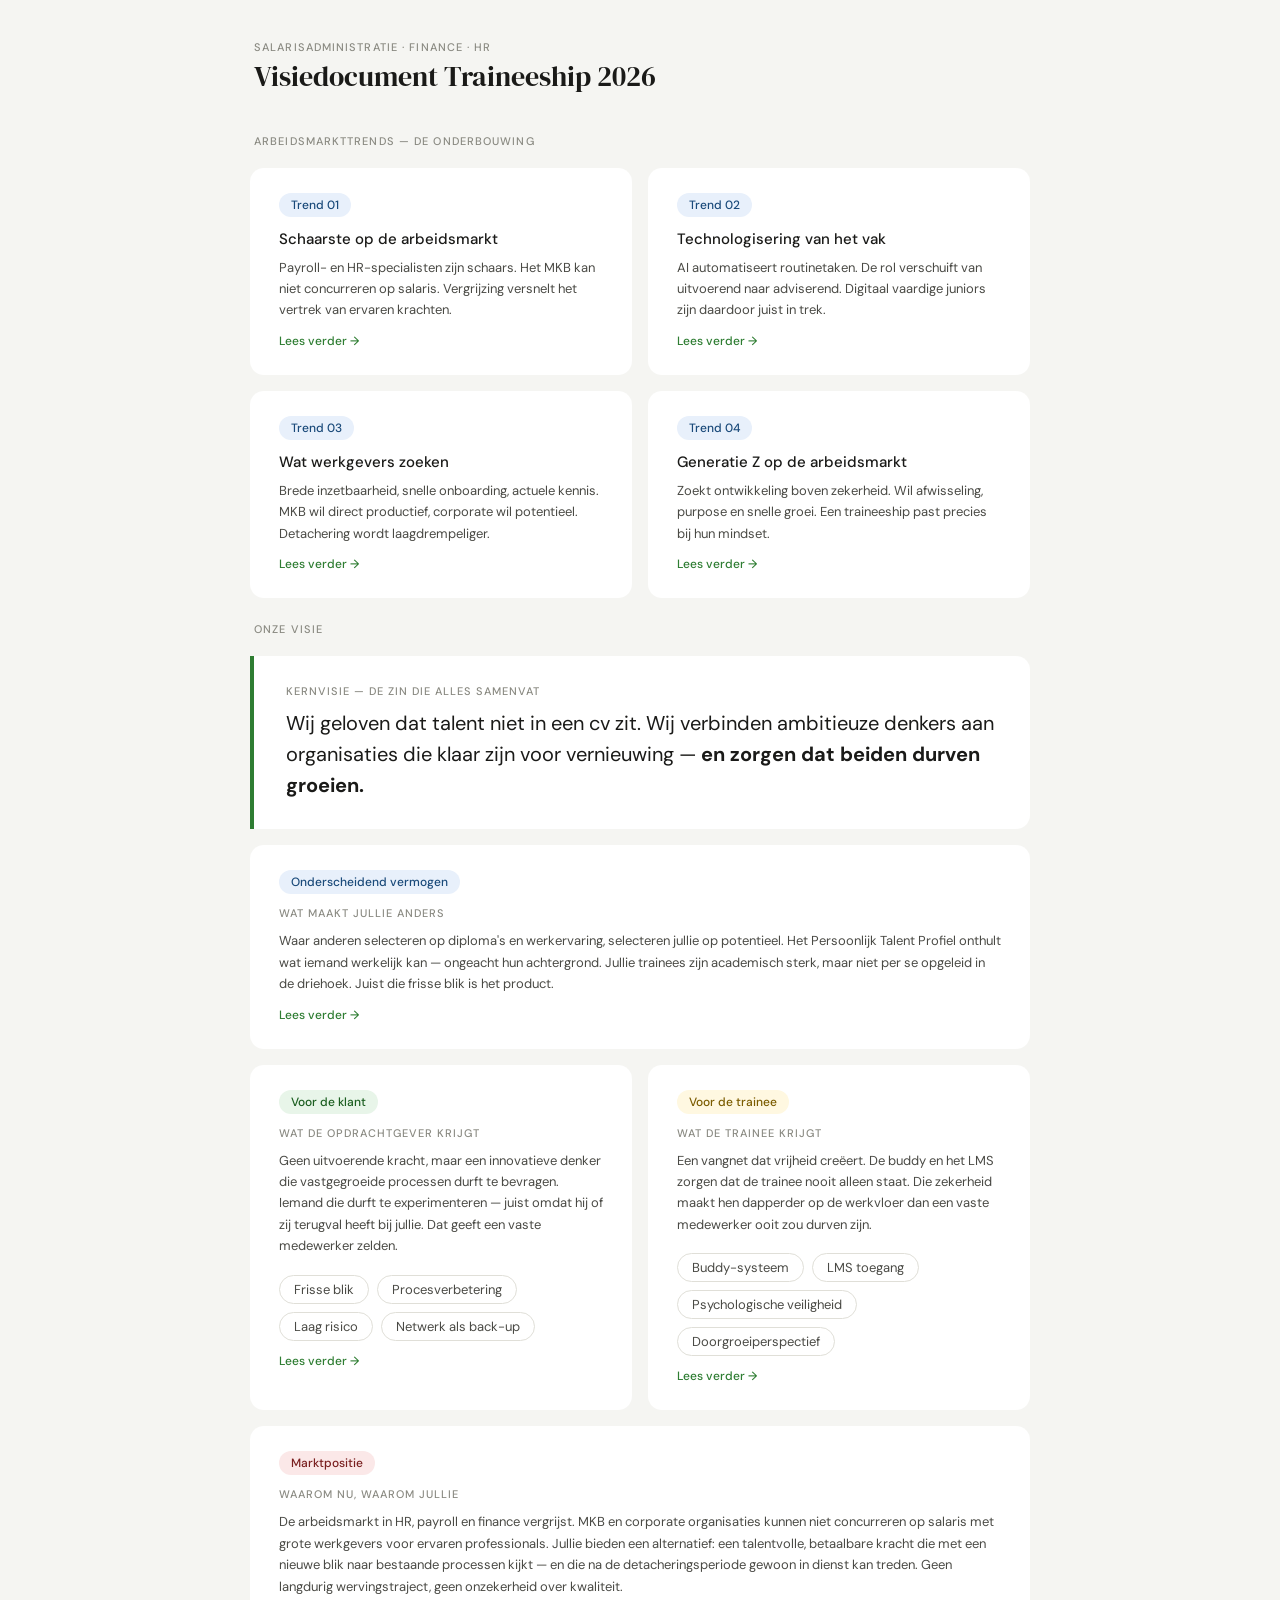
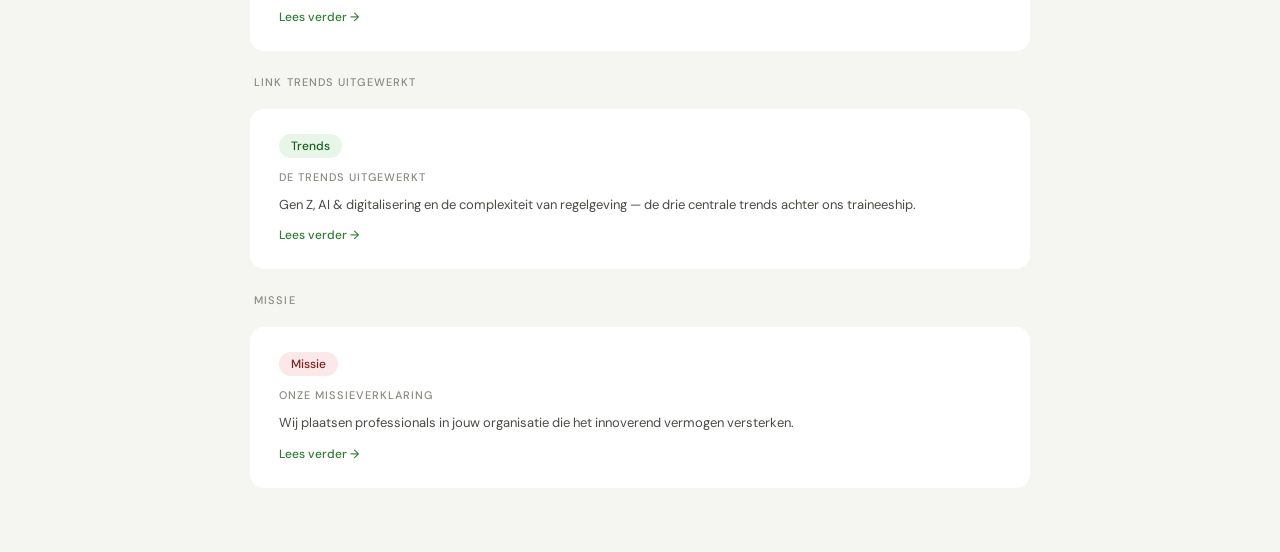
<file: index.html>
<!doctype html>
<html lang="nl">
  <head>
    <meta charset="UTF-8" />
    <meta name="viewport" content="width=device-width, initial-scale=1.0" />
    <title>Traineeship Visie 2025</title>
    <link rel="preconnect" href="https://fonts.googleapis.com" />
    <link
      href="https://fonts.googleapis.com/css2?family=DM+Serif+Display:ital@0;1&family=DM+Sans:wght@300;400;500&display=swap"
      rel="stylesheet"
    />
    <style>
      :root {
        --green: #2e7d32;
        --green-pale: #e8f5e9;
        --green-dark: #1b5e20;
        --amber: #7b5c00;
        --amber-pale: #fff8e1;
        --blue: #1a4a7a;
        --blue-pale: #e8f0fb;
        --red: #7a2020;
        --red-pale: #fbe8e8;
        --ink: #1a1a18;
        --ink-mid: #4a4a45;
        --ink-soft: #8a8a82;
        --paper: #f5f5f2;
        --white: #ffffff;
        --border: #e0dfd8;
        --radius: 14px;
      }

      * {
        box-sizing: border-box;
        margin: 0;
        padding: 0;
      }

      body {
        font-family: "DM Sans", sans-serif;
        background: var(--paper);
        color: var(--ink);
        min-height: 100vh;
        padding: 32px 24px 64px;
      }

      .page {
        max-width: 780px;
        margin: 0 auto;
        display: flex;
        flex-direction: column;
        gap: 16px;
      }

      .page-header {
        padding: 8px 4px 16px;
      }
      .page-header-eyebrow {
        font-size: 11px;
        font-weight: 500;
        letter-spacing: 0.1em;
        text-transform: uppercase;
        color: var(--ink-soft);
        margin-bottom: 6px;
      }
      .page-header-title {
        font-family: "DM Serif Display", serif;
        font-size: 28px;
        color: var(--ink);
        line-height: 1.2;
      }

      .card {
        background: var(--white);
        border-radius: var(--radius);
        padding: 28px 32px;
      }

      .label {
        display: inline-block;
        font-size: 12px;
        font-weight: 500;
        padding: 4px 12px;
        border-radius: 20px;
        margin-bottom: 12px;
      }
      .label-blue {
        background: var(--blue-pale);
        color: var(--blue);
      }
      .label-green {
        background: var(--green-pale);
        color: var(--green-dark);
      }
      .label-amber {
        background: var(--amber-pale);
        color: var(--amber);
      }
      .label-red {
        background: var(--red-pale);
        color: var(--red);
      }

      .section-label {
        font-size: 11px;
        font-weight: 500;
        letter-spacing: 0.09em;
        text-transform: uppercase;
        color: var(--ink-soft);
        margin-bottom: 10px;
      }

      .quote-card {
        background: var(--white);
        padding: 28px 32px;
        border-left: 4px solid var(--green);
        border-radius: 0 var(--radius) var(--radius) 0;
      }
      .quote-text {
        font-size: 20px;
        line-height: 1.55;
        font-weight: 400;
        color: var(--ink);
      }

      .body-text {
        font-size: 15px;
        line-height: 1.75;
        color: var(--ink-mid);
      }

      .card-title {
        font-size: 11px;
        font-weight: 500;
        letter-spacing: 0.09em;
        text-transform: uppercase;
        color: var(--ink-soft);
        margin-bottom: 10px;
      }

      .grid-2 {
        display: grid;
        grid-template-columns: 1fr 1fr;
        gap: 16px;
      }

      .pills {
        display: flex;
        flex-wrap: wrap;
        gap: 8px;
        margin-top: 18px;
      }
      .pill {
        font-size: 13px;
        color: var(--ink-mid);
        border: 1px solid var(--border);
        border-radius: 20px;
        padding: 5px 14px;
      }

      .divider-label {
        font-size: 11px;
        font-weight: 500;
        letter-spacing: 0.1em;
        text-transform: uppercase;
        color: var(--ink-soft);
        padding: 8px 4px 4px;
      }

      /* Clickable cards — trends AND visie blocks */
      .link-card {
        background: var(--white);
        border-radius: var(--radius);
        padding: 24px 28px;
        text-decoration: none;
        color: inherit;
        display: block;
        border: 1px solid transparent;
        transition:
          border-color 0.15s,
          box-shadow 0.15s;
      }
      .link-card:hover {
        border-color: var(--border);
        box-shadow: 0 4px 16px rgba(0, 0, 0, 0.06);
      }
      .link-card-title {
        font-size: 15px;
        font-weight: 500;
        color: var(--ink);
        margin-bottom: 8px;
      }
      .link-card-body {
        font-size: 13px;
        line-height: 1.65;
        color: var(--ink-mid);
      }
      .link-card-more {
        font-size: 12px;
        color: var(--green);
        font-weight: 500;
        margin-top: 12px;
        display: inline-block;
      }

      .questions-list {
        list-style: none;
        display: flex;
        flex-direction: column;
        gap: 10px;
        margin-top: 4px;
      }
      .questions-list li {
        display: flex;
        align-items: flex-start;
        gap: 12px;
        font-size: 14px;
        color: var(--ink-mid);
        line-height: 1.55;
      }
      .questions-list li::before {
        content: "";
        width: 16px;
        height: 16px;
        border-radius: 3px;
        border: 1.5px solid var(--border);
        flex-shrink: 0;
        margin-top: 2px;
      }

      @media (max-width: 600px) {
        body {
          padding: 20px 16px 48px;
        }
        .grid-2 {
          grid-template-columns: 1fr;
        }
        .quote-text {
          font-size: 17px;
        }
      }
    </style>
  </head>
  <body>
    <div class="page">
      <div class="page-header">
        <div class="page-header-eyebrow">
          Salarisadministratie · Finance · HR
        </div>
        <div class="page-header-title">Visiedocument Traineeship 2026</div>
      </div>

      <!-- TRENDS -->
      <div class="divider-label">Arbeidsmarkttrends — de onderbouwing</div>

      <div class="grid-2">
        <a href="pages/trend-schaarste.html" class="link-card">
          <span class="label label-blue">Trend 01</span>
          <div class="link-card-title">Schaarste op de arbeidsmarkt</div>
          <p class="link-card-body">
            Payroll- en HR-specialisten zijn schaars. Het MKB kan niet
            concurreren op salaris. Vergrijzing versnelt het vertrek van ervaren
            krachten.
          </p>
          <span class="link-card-more">Lees verder →</span>
        </a>
        <a href="pages/trend-technologie.html" class="link-card">
          <span class="label label-blue">Trend 02</span>
          <div class="link-card-title">Technologisering van het vak</div>
          <p class="link-card-body">
            AI automatiseert routinetaken. De rol verschuift van uitvoerend naar
            adviserend. Digitaal vaardige juniors zijn daardoor juist in trek.
          </p>
          <span class="link-card-more">Lees verder →</span>
        </a>
        <a href="pages/trend-werkgevers.html" class="link-card">
          <span class="label label-blue">Trend 03</span>
          <div class="link-card-title">Wat werkgevers zoeken</div>
          <p class="link-card-body">
            Brede inzetbaarheid, snelle onboarding, actuele kennis. MKB wil
            direct productief, corporate wil potentieel. Detachering wordt
            laagdrempeliger.
          </p>
          <span class="link-card-more">Lees verder →</span>
        </a>
        <a href="pages/trend-generatiez.html" class="link-card">
          <span class="label label-blue">Trend 04</span>
          <div class="link-card-title">Generatie Z op de arbeidsmarkt</div>
          <p class="link-card-body">
            Zoekt ontwikkeling boven zekerheid. Wil afwisseling, purpose en
            snelle groei. Een traineeship past precies bij hun mindset.
          </p>
          <span class="link-card-more">Lees verder →</span>
        </a>
      </div>

      <!-- VISIE -->
      <div class="divider-label">Onze visie</div>

      <div class="quote-card">
        <div class="section-label">Kernvisie — de zin die alles samenvat</div>
        <p class="quote-text">
          Wij geloven dat talent niet in een cv zit. Wij verbinden ambitieuze
          denkers aan organisaties die klaar zijn voor vernieuwing —
          <strong>en zorgen dat beiden durven groeien.</strong>
        </p>
      </div>

      <a href="pages/visie-pta.html" class="link-card">
        <span class="label label-blue">Onderscheidend vermogen</span>
        <div class="card-title">Wat maakt jullie anders</div>
        <p class="link-card-body">
          Waar anderen selecteren op diploma's en werkervaring, selecteren
          jullie op potentieel. Het Persoonlijk Talent Profiel onthult wat
          iemand werkelijk kan — ongeacht hun achtergrond. Jullie trainees zijn
          academisch sterk, maar niet per se opgeleid in de driehoek. Juist die
          frisse blik is het product.
        </p>
        <span class="link-card-more">Lees verder →</span>
      </a>

      <div class="grid-2">
        <a href="pages/visie-klant.html" class="link-card">
          <span class="label label-green">Voor de klant</span>
          <div class="card-title">Wat de opdrachtgever krijgt</div>
          <p class="link-card-body">
            Geen uitvoerende kracht, maar een innovatieve denker die
            vastgegroeide processen durft te bevragen. Iemand die durft te
            experimenteren — juist omdat hij of zij terugval heeft bij jullie.
            Dat geeft een vaste medewerker zelden.
          </p>
          <div class="pills">
            <span class="pill">Frisse blik</span>
            <span class="pill">Procesverbetering</span>
            <span class="pill">Laag risico</span>
            <span class="pill">Netwerk als back-up</span>
          </div>
          <span class="link-card-more">Lees verder →</span>
        </a>
        <a href="pages/visie-trainee.html" class="link-card">
          <span class="label label-amber">Voor de trainee</span>
          <div class="card-title">Wat de trainee krijgt</div>
          <p class="link-card-body">
            Een vangnet dat vrijheid creëert. De buddy en het LMS zorgen dat de
            trainee nooit alleen staat. Die zekerheid maakt hen dapperder op de
            werkvloer dan een vaste medewerker ooit zou durven zijn.
          </p>
          <div class="pills">
            <span class="pill">Buddy-systeem</span>
            <span class="pill">LMS toegang</span>
            <span class="pill">Psychologische veiligheid</span>
            <span class="pill">Doorgroeiperspectief</span>
          </div>
          <span class="link-card-more">Lees verder →</span>
        </a>
      </div>

      <a href="pages/visie-markt.html" class="link-card">
        <span class="label label-red">Marktpositie</span>
        <div class="card-title">Waarom nu, waarom jullie</div>
        <p class="link-card-body">
          De arbeidsmarkt in HR, payroll en finance vergrijst. MKB en corporate
          organisaties kunnen niet concurreren op salaris met grote werkgevers
          voor ervaren professionals. Jullie bieden een alternatief: een
          talentvolle, betaalbare kracht die met een nieuwe blik naar bestaande
          processen kijkt — en die na de detacheringsperiode gewoon in dienst
          kan treden. Geen langdurig wervingstraject, geen onzekerheid over
          kwaliteit.
        </p>
        <span class="link-card-more">Lees verder →</span>
      </a>

      <!-- Uitwerking Trends -->
      <div class="divider-label">Link Trends uitgewerkt</div>

      <a href="pages/trends-uitgewerkt.html" class="link-card">
        <span class="label label-green">Trends</span>
        <div class="card-title">De trends uitgewerkt</div>
        <p class="link-card-body">
          Gen Z, AI & digitalisering en de complexiteit van regelgeving — de
          drie centrale trends achter ons traineeship.
        </p>
        <span class="link-card-more">Lees verder →</span>
      </a>

      <!-- MISSIE -->
      <div class="divider-label">Missie</div>

      <a href="pages/missie.html" class="link-card">
        <span class="label label-red">Missie</span>
        <div class="card-title">Onze missieverklaring</div>
        <p class="link-card-body">
          Wij plaatsen professionals in jouw organisatie die het innoverend
          vermogen versterken.
        </p>
        <span class="link-card-more">Lees verder →</span>
      </a>
    </div>
  </body>
</html>
</file>
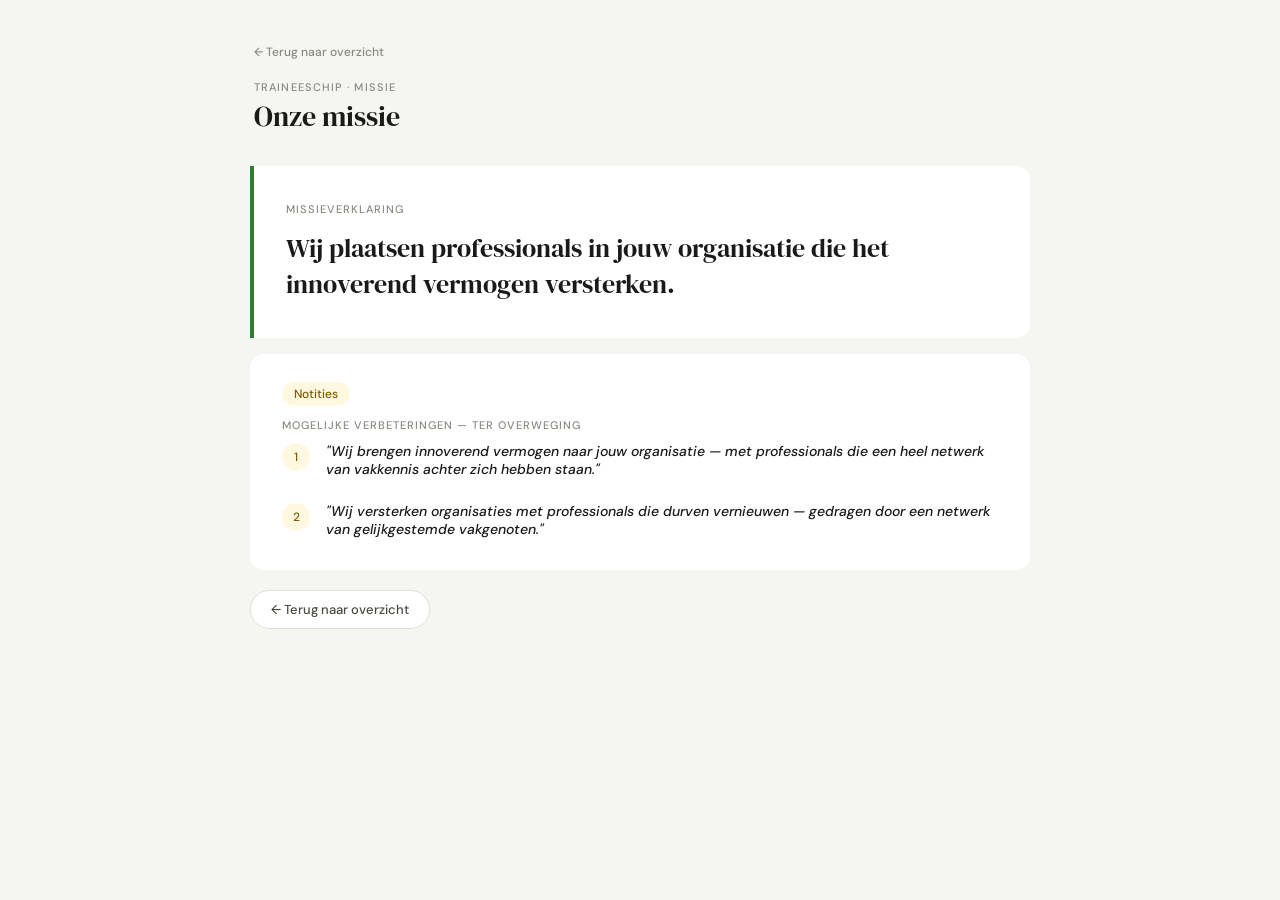
<file: pages/missie.html>
<!doctype html>
<html lang="nl">
  <head>
    <meta charset="UTF-8" />
    <meta name="viewport" content="width=device-width, initial-scale=1.0" />
    <title>Missie · Traineeschip</title>
    <link rel="preconnect" href="https://fonts.googleapis.com" />
    <link
      href="https://fonts.googleapis.com/css2?family=DM+Serif+Display:ital@0;1&family=DM+Sans:wght@300;400;500&display=swap"
      rel="stylesheet"
    />
    <style>
      :root {
        --green: #2e7d32;
        --green-pale: #e8f5e9;
        --green-dark: #1b5e20;
        --amber: #7b5c00;
        --amber-pale: #fff8e1;
        --ink: #1a1a18;
        --ink-mid: #4a4a45;
        --ink-soft: #8a8a82;
        --paper: #f5f5f2;
        --white: #ffffff;
        --border: #e0dfd8;
        --radius: 14px;
      }
      * {
        box-sizing: border-box;
        margin: 0;
        padding: 0;
      }
      body {
        font-family: "DM Sans", sans-serif;
        background: var(--paper);
        color: var(--ink);
        padding: 32px 24px 64px;
      }
      .page {
        max-width: 780px;
        margin: 0 auto;
        display: flex;
        flex-direction: column;
        gap: 16px;
      }
      .page-header {
        padding: 8px 4px 16px;
      }
      .back {
        font-size: 12px;
        font-weight: 500;
        color: var(--ink-soft);
        text-decoration: none;
        display: inline-flex;
        align-items: center;
        gap: 6px;
        margin-bottom: 20px;
        transition: color 0.15s;
      }
      .back:hover {
        color: var(--green);
      }
      .eyebrow {
        font-size: 11px;
        font-weight: 500;
        letter-spacing: 0.1em;
        text-transform: uppercase;
        color: var(--ink-soft);
        margin-bottom: 6px;
      }
      .page-title {
        font-family: "DM Serif Display", serif;
        font-size: 28px;
        color: var(--ink);
        line-height: 1.2;
      }
      .card {
        background: var(--white);
        border-radius: var(--radius);
        padding: 28px 32px;
      }
      .label {
        display: inline-block;
        font-size: 12px;
        font-weight: 500;
        padding: 4px 12px;
        border-radius: 20px;
        margin-bottom: 12px;
      }
      .label-green {
        background: var(--green-pale);
        color: var(--green-dark);
      }
      .label-amber {
        background: var(--amber-pale);
        color: var(--amber);
      }
      .card-title {
        font-size: 11px;
        font-weight: 500;
        letter-spacing: 0.09em;
        text-transform: uppercase;
        color: var(--ink-soft);
        margin-bottom: 10px;
      }
      .body-text {
        font-size: 15px;
        line-height: 1.75;
        color: var(--ink-mid);
      }
      .body-text + .body-text {
        margin-top: 14px;
      }
      .missie-card {
        background: var(--white);
        padding: 36px 32px;
        border-left: 4px solid var(--green);
        border-radius: 0 var(--radius) var(--radius) 0;
      }
      .missie-label {
        font-size: 11px;
        font-weight: 500;
        letter-spacing: 0.09em;
        text-transform: uppercase;
        color: var(--ink-soft);
        margin-bottom: 14px;
      }
      .missie-text {
        font-family: "DM Serif Display", serif;
        font-size: 26px;
        line-height: 1.4;
        color: var(--ink);
      }
      .notitie {
        display: flex;
        gap: 16px;
        align-items: flex-start;
      }
      .notitie + .notitie {
        margin-top: 20px;
      }
      .notitie-marker {
        width: 28px;
        height: 28px;
        border-radius: 50%;
        background: var(--amber-pale);
        color: var(--amber);
        font-size: 12px;
        font-weight: 500;
        display: flex;
        align-items: center;
        justify-content: center;
        flex-shrink: 0;
        margin-top: 1px;
      }
      .notitie-quote {
        font-size: 14px;
        font-style: italic;
        color: var(--ink);
        margin-bottom: 4px;
        font-weight: 500;
      }
      .notitie-body {
        font-size: 13px;
        line-height: 1.65;
        color: var(--ink-mid);
      }
      .nav-bottom {
        display: flex;
        gap: 12px;
        flex-wrap: wrap;
        padding: 4px 0;
      }
      .nav-link {
        font-size: 13px;
        font-weight: 500;
        text-decoration: none;
        padding: 10px 20px;
        border-radius: 40px;
        transition: all 0.15s;
      }
      .nav-link.secondary {
        border: 1px solid var(--border);
        color: var(--ink-mid);
        background: var(--white);
      }
      .nav-link.secondary:hover {
        border-color: #c0bfb8;
        color: var(--ink);
      }
    </style>
  </head>
  <body>
    <div class="page">
      <div class="page-header">
        <a href="../index.html" class="back">← Terug naar overzicht</a>
        <div class="eyebrow">Traineeschip · Missie</div>
        <div class="page-title">Onze missie</div>
      </div>

      <div class="missie-card">
        <div class="missie-label">Missieverklaring</div>
        <p class="missie-text">
          Wij plaatsen professionals in jouw organisatie die het innoverend
          vermogen versterken.
        </p>
      </div>

      <div class="card">
        <span class="label label-amber">Notities</span>
        <div class="card-title">Mogelijke verbeteringen — ter overweging</div>

        <div class="notitie">
          <div class="notitie-marker">1</div>
          <div>
            <div class="notitie-quote">
              "Wij brengen innoverend vermogen naar jouw organisatie — met
              professionals die een heel netwerk van vakkennis achter zich
              hebben staan."
            </div>
          </div>
        </div>

        <div class="notitie">
          <div class="notitie-marker">2</div>
          <div>
            <div class="notitie-quote">
              "Wij versterken organisaties met professionals die durven
              vernieuwen — gedragen door een netwerk van gelijkgestemde
              vakgenoten."
            </div>
          </div>
        </div>
      </div>

      <div class="nav-bottom">
        <a href="../index.html" class="nav-link secondary"
          >← Terug naar overzicht</a
        >
      </div>
    </div>
  </body>
</html>
</file>
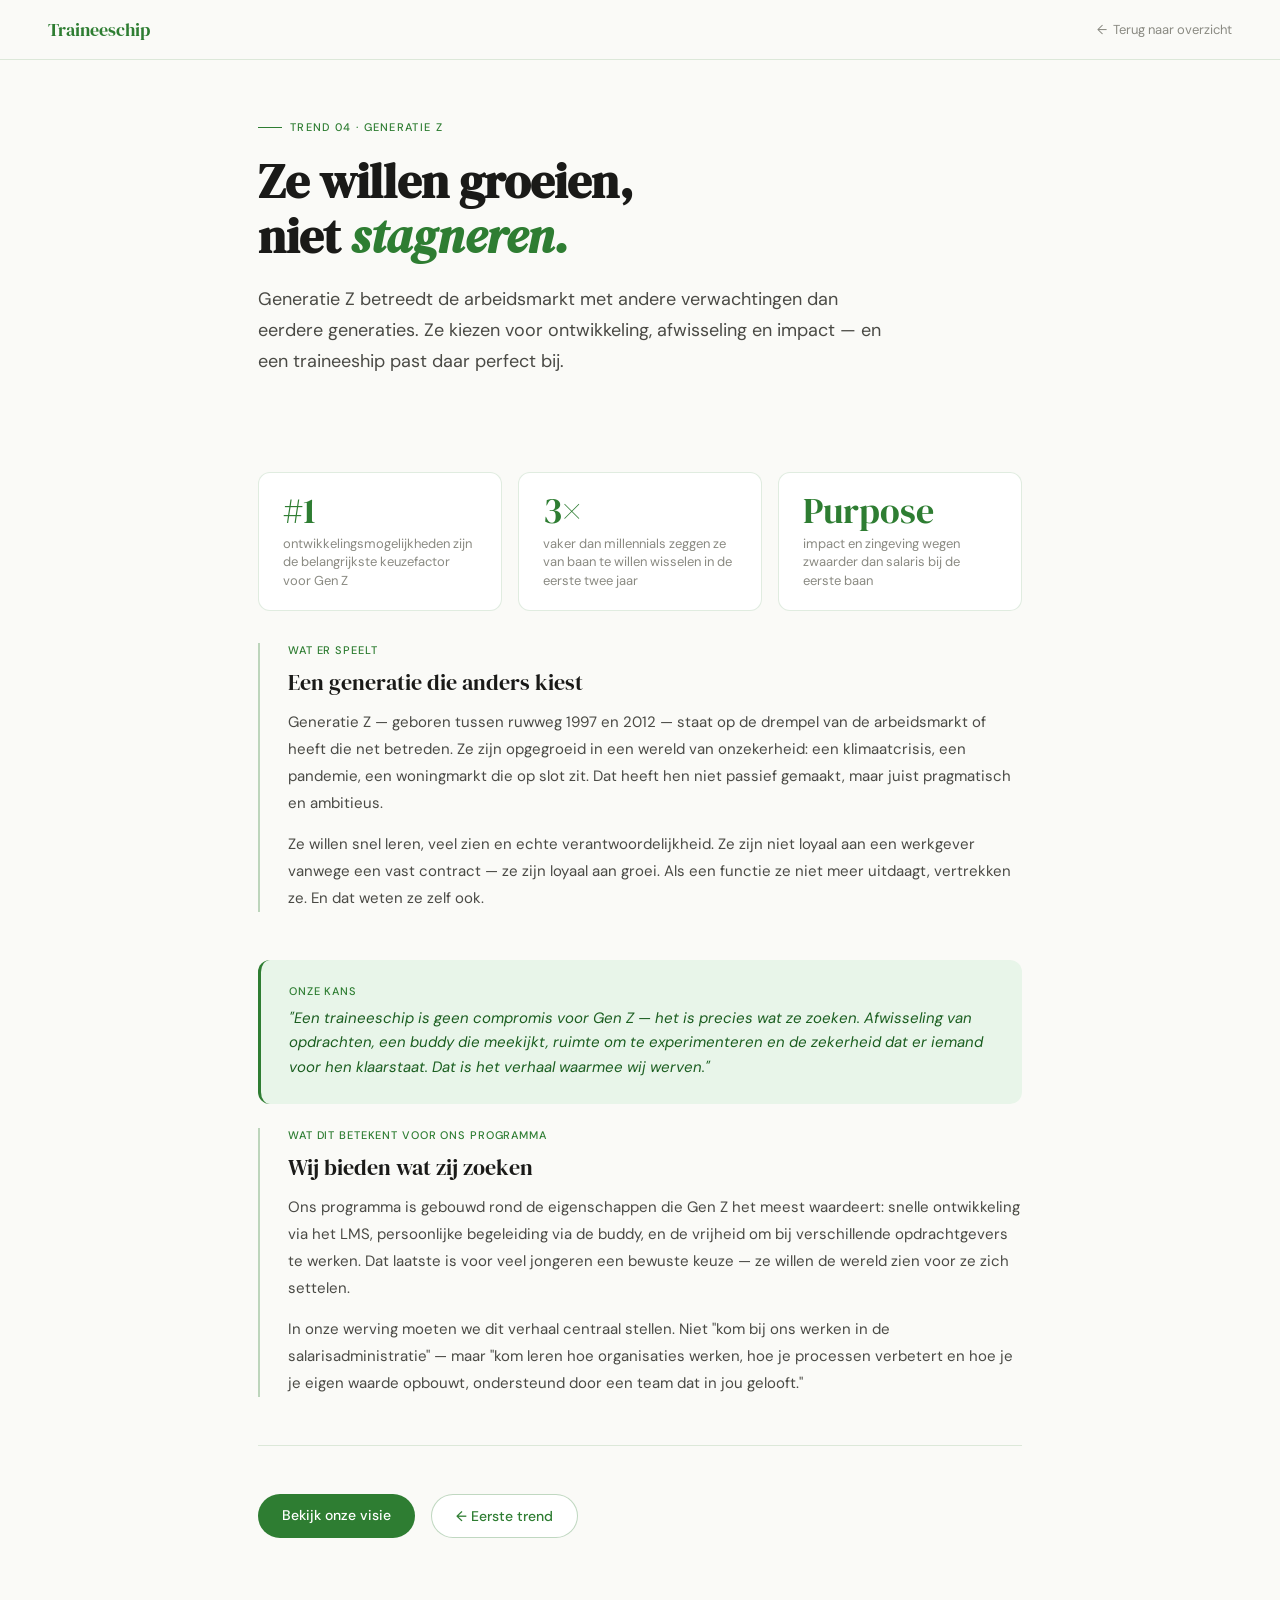
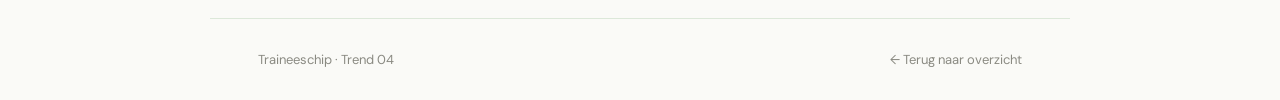
<file: pages/trend-generatiez.html>
<!DOCTYPE html>
<html lang="nl">
<head>
<meta charset="UTF-8">
<meta name="viewport" content="width=device-width, initial-scale=1.0">
<title>Generatie Z · Traineeschip</title>
<link rel="preconnect" href="https://fonts.googleapis.com">
<link href="https://fonts.googleapis.com/css2?family=DM+Serif+Display:ital@0;1&family=DM+Sans:wght@300;400;500&display=swap" rel="stylesheet">
<link rel="stylesheet" href="../css/detail.css">
</head>
<body>
<nav>
  <a href="../index.html" class="nav-logo">Traineeschip</a>
  <a href="../index.html" class="nav-back">Terug naar overzicht</a>
</nav>

<div class="page-hero">
  <div class="page-eyebrow">Trend 04 · Generatie Z</div>
  <h1 class="page-title">Ze willen groeien,<br>niet <em>stagneren.</em></h1>
  <p class="page-intro">Generatie Z betreedt de arbeidsmarkt met andere verwachtingen dan eerdere generaties. Ze kiezen voor ontwikkeling, afwisseling en impact — en een traineeship past daar perfect bij.</p>
</div>

<div class="page-content">

  <div class="stat-row">
    <div class="stat-item">
      <div class="stat-num">#1</div>
      <div class="stat-label">ontwikkelingsmogelijkheden zijn de belangrijkste keuze­factor voor Gen Z</div>
    </div>
    <div class="stat-item">
      <div class="stat-num">3×</div>
      <div class="stat-label">vaker dan millennials zeggen ze van baan te willen wisselen in de eerste twee jaar</div>
    </div>
    <div class="stat-item">
      <div class="stat-num">Purpose</div>
      <div class="stat-label">impact en zingeving wegen zwaarder dan salaris bij de eerste baan</div>
    </div>
  </div>

  <div class="content-block">
    <div class="content-block-label">Wat er speelt</div>
    <div class="content-block-title">Een generatie die anders kiest</div>
    <div class="content-block-body">
      <p>Generatie Z — geboren tussen ruwweg 1997 en 2012 — staat op de drempel van de arbeidsmarkt of heeft die net betreden. Ze zijn opgegroeid in een wereld van onzekerheid: een klimaatcrisis, een pandemie, een woningmarkt die op slot zit. Dat heeft hen niet passief gemaakt, maar juist pragmatisch en ambitieus.</p>
      <p>Ze willen snel leren, veel zien en echte verantwoordelijkheid. Ze zijn niet loyaal aan een werkgever vanwege een vast contract — ze zijn loyaal aan groei. Als een functie ze niet meer uitdaagt, vertrekken ze. En dat weten ze zelf ook.</p>
    </div>
  </div>

  <div class="insight-box">
    <div class="insight-box-label">Onze kans</div>
    <div class="insight-box-text">"Een traineeschip is geen compromis voor Gen Z — het is precies wat ze zoeken. Afwisseling van opdrachten, een buddy die meekijkt, ruimte om te experimenteren en de zekerheid dat er iemand voor hen klaarstaat. Dat is het verhaal waarmee wij werven."</div>
  </div>

  <div class="content-block">
    <div class="content-block-label">Wat dit betekent voor ons programma</div>
    <div class="content-block-title">Wij bieden wat zij zoeken</div>
    <div class="content-block-body">
      <p>Ons programma is gebouwd rond de eigenschappen die Gen Z het meest waardeert: snelle ontwikkeling via het LMS, persoonlijke begeleiding via de buddy, en de vrijheid om bij verschillende opdrachtgevers te werken. Dat laatste is voor veel jongeren een bewuste keuze — ze willen de wereld zien voor ze zich settelen.</p>
      <p>In onze werving moeten we dit verhaal centraal stellen. Niet "kom bij ons werken in de salarisadministratie" — maar "kom leren hoe organisaties werken, hoe je processen verbetert en hoe je je eigen waarde opbouwt, ondersteund door een team dat in jou gelooft."</p>
    </div>
  </div>

  <hr class="divider">

  <div class="nav-bottom">
    <a href="../index.html#visie" class="nav-bottom-link primary">Bekijk onze visie</a>
    <a href="trend-schaarste.html" class="nav-bottom-link secondary">← Eerste trend</a>
  </div>

</div>

<footer>
  <span>Traineeschip · Trend 04</span>
  <span><a href="../index.html" style="color: inherit; text-decoration: none;">← Terug naar overzicht</a></span>
</footer>
</body>
</html>
</file>
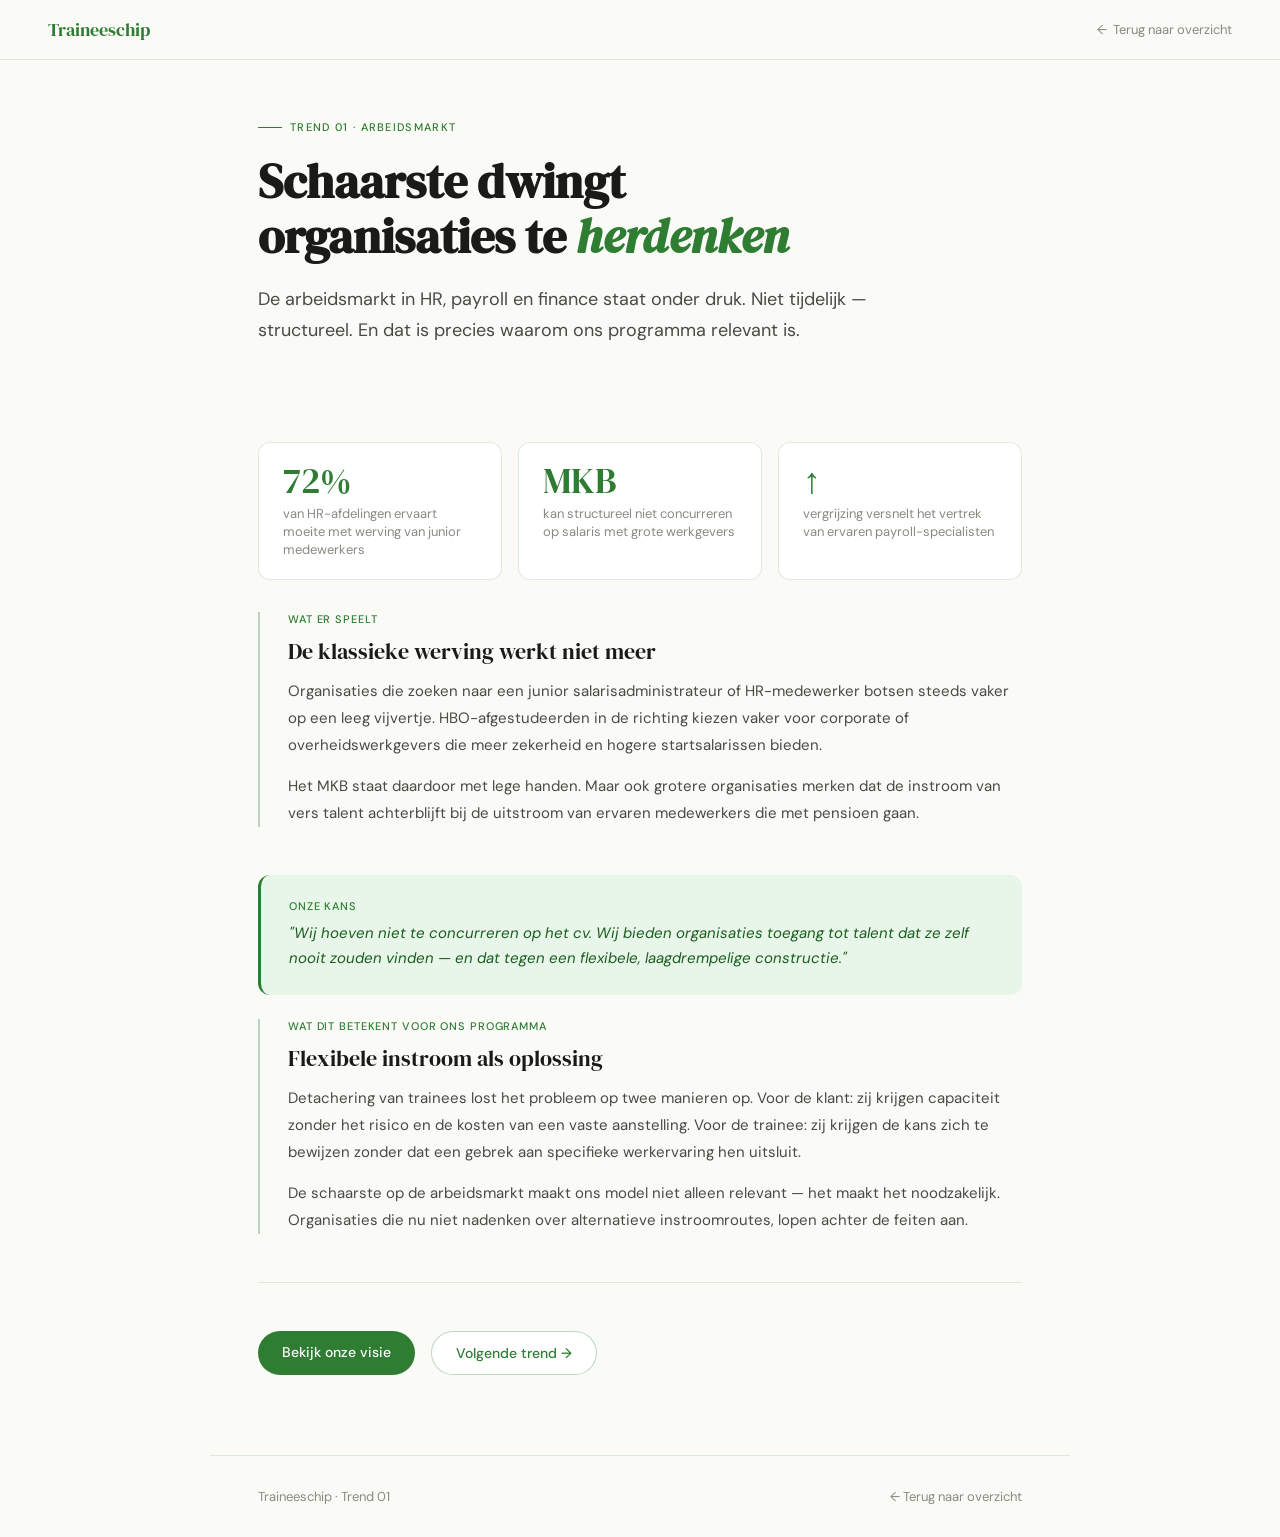
<file: pages/trend-schaarste.html>
<!DOCTYPE html>
<html lang="nl">
<head>
<meta charset="UTF-8">
<meta name="viewport" content="width=device-width, initial-scale=1.0">
<title>Schaarste op de arbeidsmarkt · Traineeschip</title>
<link rel="preconnect" href="https://fonts.googleapis.com">
<link href="https://fonts.googleapis.com/css2?family=DM+Serif+Display:ital@0;1&family=DM+Sans:wght@300;400;500&display=swap" rel="stylesheet">
<link rel="stylesheet" href="../css/detail.css">
</head>
<body>
<nav>
  <a href="../index.html" class="nav-logo">Traineeschip</a>
  <a href="../index.html" class="nav-back">Terug naar overzicht</a>
</nav>

<div class="page-hero">
  <div class="page-eyebrow">Trend 01 · Arbeidsmarkt</div>
  <h1 class="page-title">Schaarste dwingt<br>organisaties te <em>herdenken</em></h1>
  <p class="page-intro">De arbeidsmarkt in HR, payroll en finance staat onder druk. Niet tijdelijk — structureel. En dat is precies waarom ons programma relevant is.</p>
</div>

<div class="page-content">

  <div class="stat-row">
    <div class="stat-item">
      <div class="stat-num">72%</div>
      <div class="stat-label">van HR-afdelingen ervaart moeite met werving van junior medewerkers</div>
    </div>
    <div class="stat-item">
      <div class="stat-num">MKB</div>
      <div class="stat-label">kan structureel niet concurreren op salaris met grote werkgevers</div>
    </div>
    <div class="stat-item">
      <div class="stat-num">↑</div>
      <div class="stat-label">vergrijzing versnelt het vertrek van ervaren payroll-specialisten</div>
    </div>
  </div>

  <div class="content-block">
    <div class="content-block-label">Wat er speelt</div>
    <div class="content-block-title">De klassieke werving werkt niet meer</div>
    <div class="content-block-body">
      <p>Organisaties die zoeken naar een junior salarisadministrateur of HR-medewerker botsen steeds vaker op een leeg vijvertje. HBO-afgestudeerden in de richting kiezen vaker voor corporate of overheidswerkgevers die meer zekerheid en hogere startsalarissen bieden.</p>
      <p>Het MKB staat daardoor met lege handen. Maar ook grotere organisaties merken dat de instroom van vers talent achterblijft bij de uitstroom van ervaren medewerkers die met pensioen gaan.</p>
    </div>
  </div>

  <div class="insight-box">
    <div class="insight-box-label">Onze kans</div>
    <div class="insight-box-text">"Wij hoeven niet te concurreren op het cv. Wij bieden organisaties toegang tot talent dat ze zelf nooit zouden vinden — en dat tegen een flexibele, laagdrempelige constructie."</div>
  </div>

  <div class="content-block">
    <div class="content-block-label">Wat dit betekent voor ons programma</div>
    <div class="content-block-title">Flexibele instroom als oplossing</div>
    <div class="content-block-body">
      <p>Detachering van trainees lost het probleem op twee manieren op. Voor de klant: zij krijgen capaciteit zonder het risico en de kosten van een vaste aanstelling. Voor de trainee: zij krijgen de kans zich te bewijzen zonder dat een gebrek aan specifieke werkervaring hen uitsluit.</p>
      <p>De schaarste op de arbeidsmarkt maakt ons model niet alleen relevant — het maakt het noodzakelijk. Organisaties die nu niet nadenken over alternatieve instroomroutes, lopen achter de feiten aan.</p>
    </div>
  </div>

  <hr class="divider">

  <div class="nav-bottom">
    <a href="../index.html#visie" class="nav-bottom-link primary">Bekijk onze visie</a>
    <a href="trend-technologie.html" class="nav-bottom-link secondary">Volgende trend →</a>
  </div>

</div>

<footer>
  <span>Traineeschip · Trend 01</span>
  <span><a href="../index.html" style="color: inherit; text-decoration: none;">← Terug naar overzicht</a></span>
</footer>
</body>
</html>
</file>
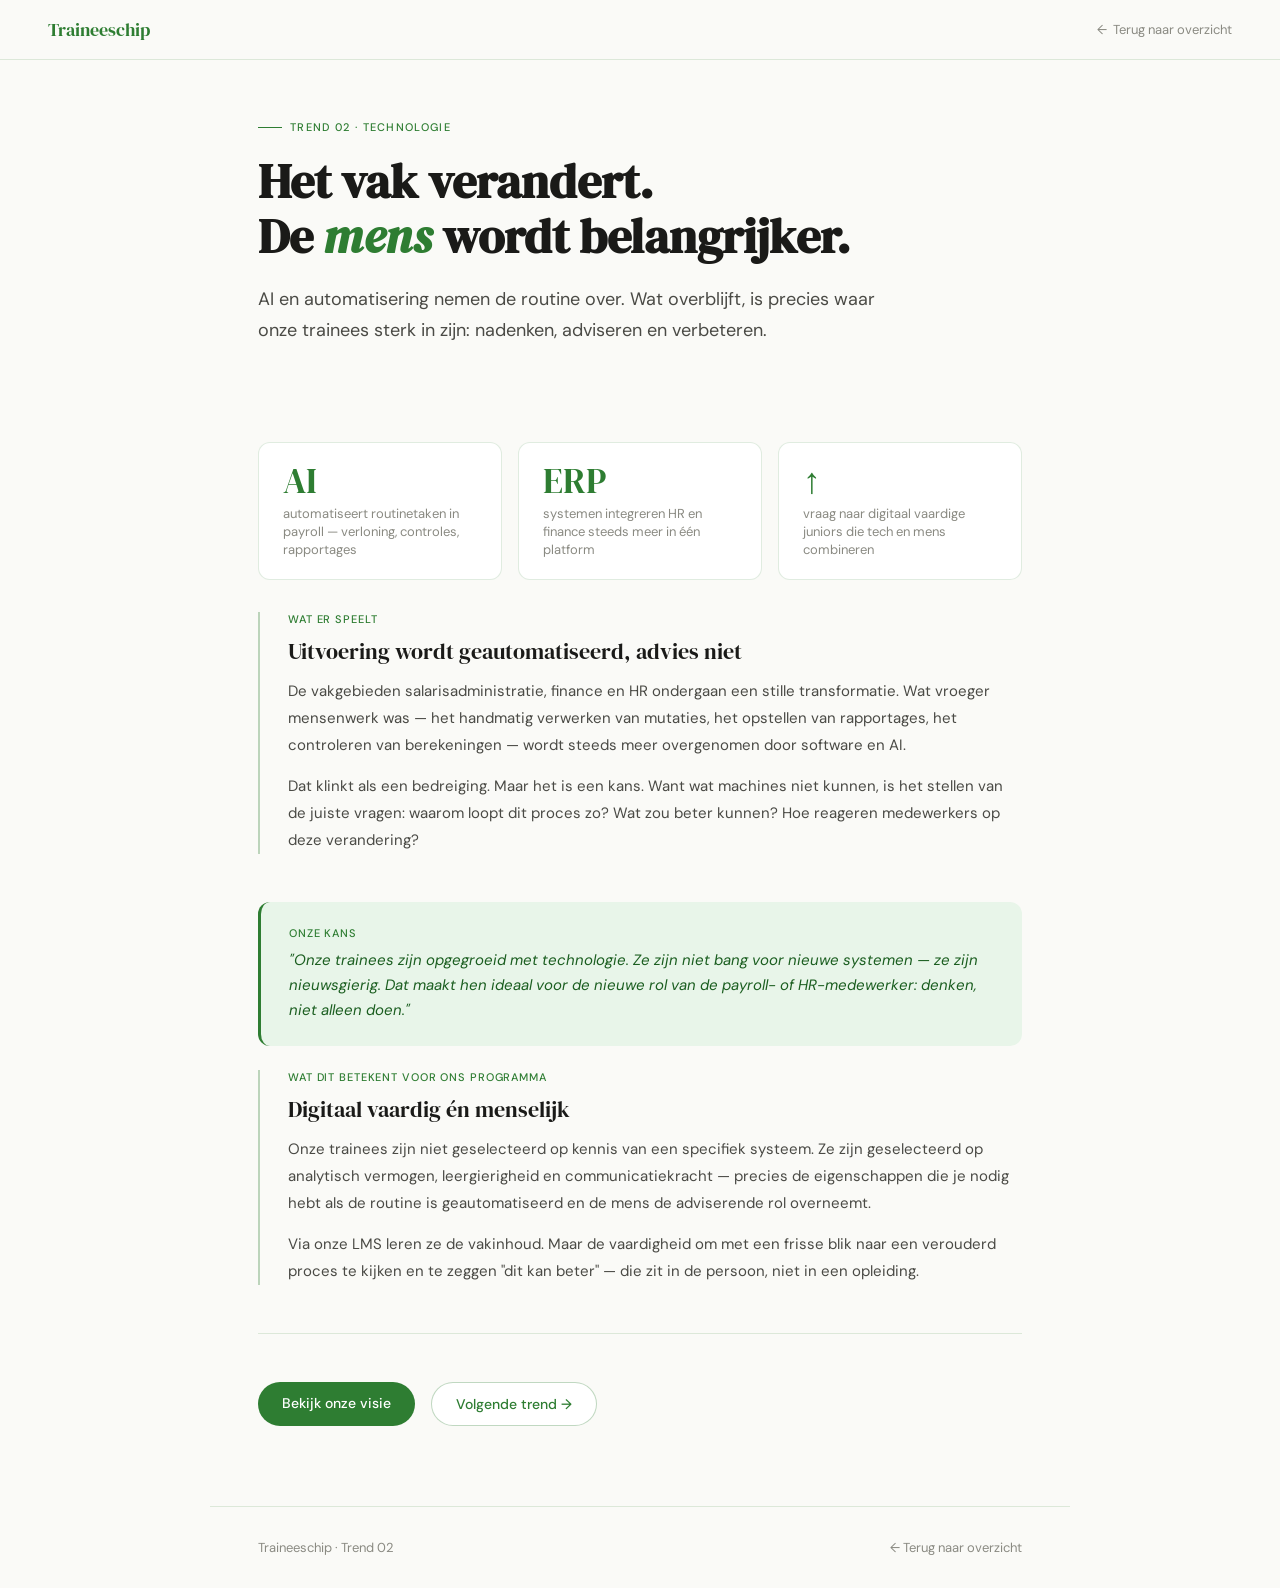
<file: pages/trend-technologie.html>
<!DOCTYPE html>
<html lang="nl">
<head>
<meta charset="UTF-8">
<meta name="viewport" content="width=device-width, initial-scale=1.0">
<title>Technologisering van het vak · Traineeschip</title>
<link rel="preconnect" href="https://fonts.googleapis.com">
<link href="https://fonts.googleapis.com/css2?family=DM+Serif+Display:ital@0;1&family=DM+Sans:wght@300;400;500&display=swap" rel="stylesheet">
<link rel="stylesheet" href="../css/detail.css">
</head>
<body>
<nav>
  <a href="../index.html" class="nav-logo">Traineeschip</a>
  <a href="../index.html" class="nav-back">Terug naar overzicht</a>
</nav>

<div class="page-hero">
  <div class="page-eyebrow">Trend 02 · Technologie</div>
  <h1 class="page-title">Het vak verandert.<br>De <em>mens</em> wordt belangrijker.</h1>
  <p class="page-intro">AI en automatisering nemen de routine over. Wat overblijft, is precies waar onze trainees sterk in zijn: nadenken, adviseren en verbeteren.</p>
</div>

<div class="page-content">

  <div class="stat-row">
    <div class="stat-item">
      <div class="stat-num">AI</div>
      <div class="stat-label">automatiseert routinetaken in payroll — verloning, controles, rapportages</div>
    </div>
    <div class="stat-item">
      <div class="stat-num">ERP</div>
      <div class="stat-label">systemen integreren HR en finance steeds meer in één platform</div>
    </div>
    <div class="stat-item">
      <div class="stat-num">↑</div>
      <div class="stat-label">vraag naar digitaal vaardige juniors die tech en mens combineren</div>
    </div>
  </div>

  <div class="content-block">
    <div class="content-block-label">Wat er speelt</div>
    <div class="content-block-title">Uitvoering wordt geautomatiseerd, advies niet</div>
    <div class="content-block-body">
      <p>De vakgebieden salarisadministratie, finance en HR ondergaan een stille transformatie. Wat vroeger mensenwerk was — het handmatig verwerken van mutaties, het opstellen van rapportages, het controleren van berekeningen — wordt steeds meer overgenomen door software en AI.</p>
      <p>Dat klinkt als een bedreiging. Maar het is een kans. Want wat machines niet kunnen, is het stellen van de juiste vragen: waarom loopt dit proces zo? Wat zou beter kunnen? Hoe reageren medewerkers op deze verandering?</p>
    </div>
  </div>

  <div class="insight-box">
    <div class="insight-box-label">Onze kans</div>
    <div class="insight-box-text">"Onze trainees zijn opgegroeid met technologie. Ze zijn niet bang voor nieuwe systemen — ze zijn nieuwsgierig. Dat maakt hen ideaal voor de nieuwe rol van de payroll- of HR-medewerker: denken, niet alleen doen."</div>
  </div>

  <div class="content-block">
    <div class="content-block-label">Wat dit betekent voor ons programma</div>
    <div class="content-block-title">Digitaal vaardig én menselijk</div>
    <div class="content-block-body">
      <p>Onze trainees zijn niet geselecteerd op kennis van een specifiek systeem. Ze zijn geselecteerd op analytisch vermogen, leergierigheid en communicatiekracht — precies de eigenschappen die je nodig hebt als de routine is geautomatiseerd en de mens de adviserende rol overneemt.</p>
      <p>Via onze LMS leren ze de vakinhoud. Maar de vaardigheid om met een frisse blik naar een verouderd proces te kijken en te zeggen "dit kan beter" — die zit in de persoon, niet in een opleiding.</p>
    </div>
  </div>

  <hr class="divider">

  <div class="nav-bottom">
    <a href="../index.html#visie" class="nav-bottom-link primary">Bekijk onze visie</a>
    <a href="trend-werkgevers.html" class="nav-bottom-link secondary">Volgende trend →</a>
  </div>

</div>

<footer>
  <span>Traineeschip · Trend 02</span>
  <span><a href="../index.html" style="color: inherit; text-decoration: none;">← Terug naar overzicht</a></span>
</footer>
</body>
</html>
</file>
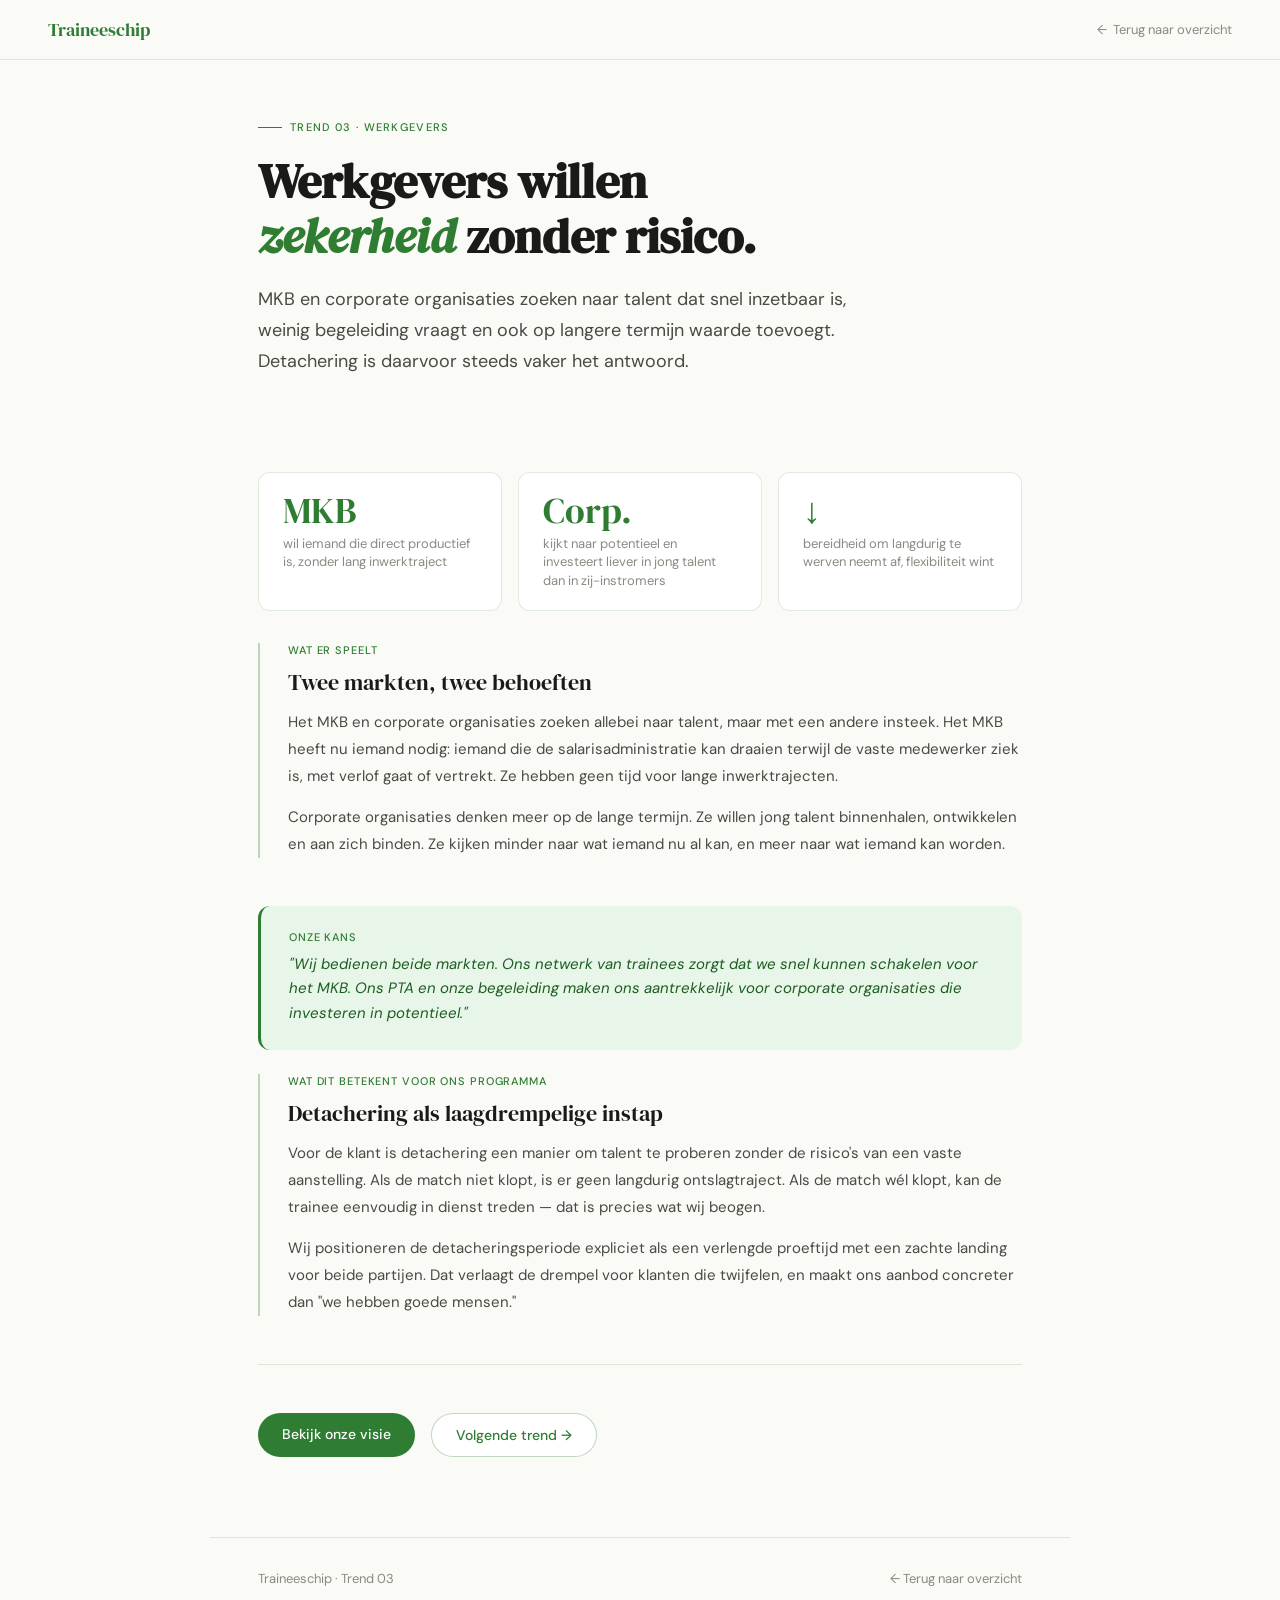
<file: pages/trend-werkgevers.html>
<!DOCTYPE html>
<html lang="nl">
<head>
<meta charset="UTF-8">
<meta name="viewport" content="width=device-width, initial-scale=1.0">
<title>Wat werkgevers zoeken · Traineeschip</title>
<link rel="preconnect" href="https://fonts.googleapis.com">
<link href="https://fonts.googleapis.com/css2?family=DM+Serif+Display:ital@0;1&family=DM+Sans:wght@300;400;500&display=swap" rel="stylesheet">
<link rel="stylesheet" href="../css/detail.css">
</head>
<body>
<nav>
  <a href="../index.html" class="nav-logo">Traineeschip</a>
  <a href="../index.html" class="nav-back">Terug naar overzicht</a>
</nav>

<div class="page-hero">
  <div class="page-eyebrow">Trend 03 · Werkgevers</div>
  <h1 class="page-title">Werkgevers willen<br><em>zekerheid</em> zonder risico.</h1>
  <p class="page-intro">MKB en corporate organisaties zoeken naar talent dat snel inzetbaar is, weinig begeleiding vraagt en ook op langere termijn waarde toevoegt. Detachering is daarvoor steeds vaker het antwoord.</p>
</div>

<div class="page-content">

  <div class="stat-row">
    <div class="stat-item">
      <div class="stat-num">MKB</div>
      <div class="stat-label">wil iemand die direct productief is, zonder lang inwerktraject</div>
    </div>
    <div class="stat-item">
      <div class="stat-num">Corp.</div>
      <div class="stat-label">kijkt naar potentieel en investeert liever in jong talent dan in zij-instromers</div>
    </div>
    <div class="stat-item">
      <div class="stat-num">↓</div>
      <div class="stat-label">bereidheid om langdurig te werven neemt af, flexibiliteit wint</div>
    </div>
  </div>

  <div class="content-block">
    <div class="content-block-label">Wat er speelt</div>
    <div class="content-block-title">Twee markten, twee behoeften</div>
    <div class="content-block-body">
      <p>Het MKB en corporate organisaties zoeken allebei naar talent, maar met een andere insteek. Het MKB heeft nu iemand nodig: iemand die de salarisadministratie kan draaien terwijl de vaste medewerker ziek is, met verlof gaat of vertrekt. Ze hebben geen tijd voor lange inwerktrajecten.</p>
      <p>Corporate organisaties denken meer op de lange termijn. Ze willen jong talent binnenhalen, ontwikkelen en aan zich binden. Ze kijken minder naar wat iemand nu al kan, en meer naar wat iemand kan worden.</p>
    </div>
  </div>

  <div class="insight-box">
    <div class="insight-box-label">Onze kans</div>
    <div class="insight-box-text">"Wij bedienen beide markten. Ons netwerk van trainees zorgt dat we snel kunnen schakelen voor het MKB. Ons PTA en onze begeleiding maken ons aantrekkelijk voor corporate organisaties die investeren in potentieel."</div>
  </div>

  <div class="content-block">
    <div class="content-block-label">Wat dit betekent voor ons programma</div>
    <div class="content-block-title">Detachering als laagdrempelige instap</div>
    <div class="content-block-body">
      <p>Voor de klant is detachering een manier om talent te proberen zonder de risico's van een vaste aanstelling. Als de match niet klopt, is er geen langdurig ontslag­traject. Als de match wél klopt, kan de trainee eenvoudig in dienst treden — dat is precies wat wij beogen.</p>
      <p>Wij positioneren de detacheringsperiode expliciet als een verlengde proeftijd met een zachte landing voor beide partijen. Dat verlaagt de drempel voor klanten die twijfelen, en maakt ons aanbod concreter dan "we hebben goede mensen."</p>
    </div>
  </div>

  <hr class="divider">

  <div class="nav-bottom">
    <a href="../index.html#visie" class="nav-bottom-link primary">Bekijk onze visie</a>
    <a href="trend-generatiez.html" class="nav-bottom-link secondary">Volgende trend →</a>
  </div>

</div>

<footer>
  <span>Traineeschip · Trend 03</span>
  <span><a href="../index.html" style="color: inherit; text-decoration: none;">← Terug naar overzicht</a></span>
</footer>
</body>
</html>
</file>
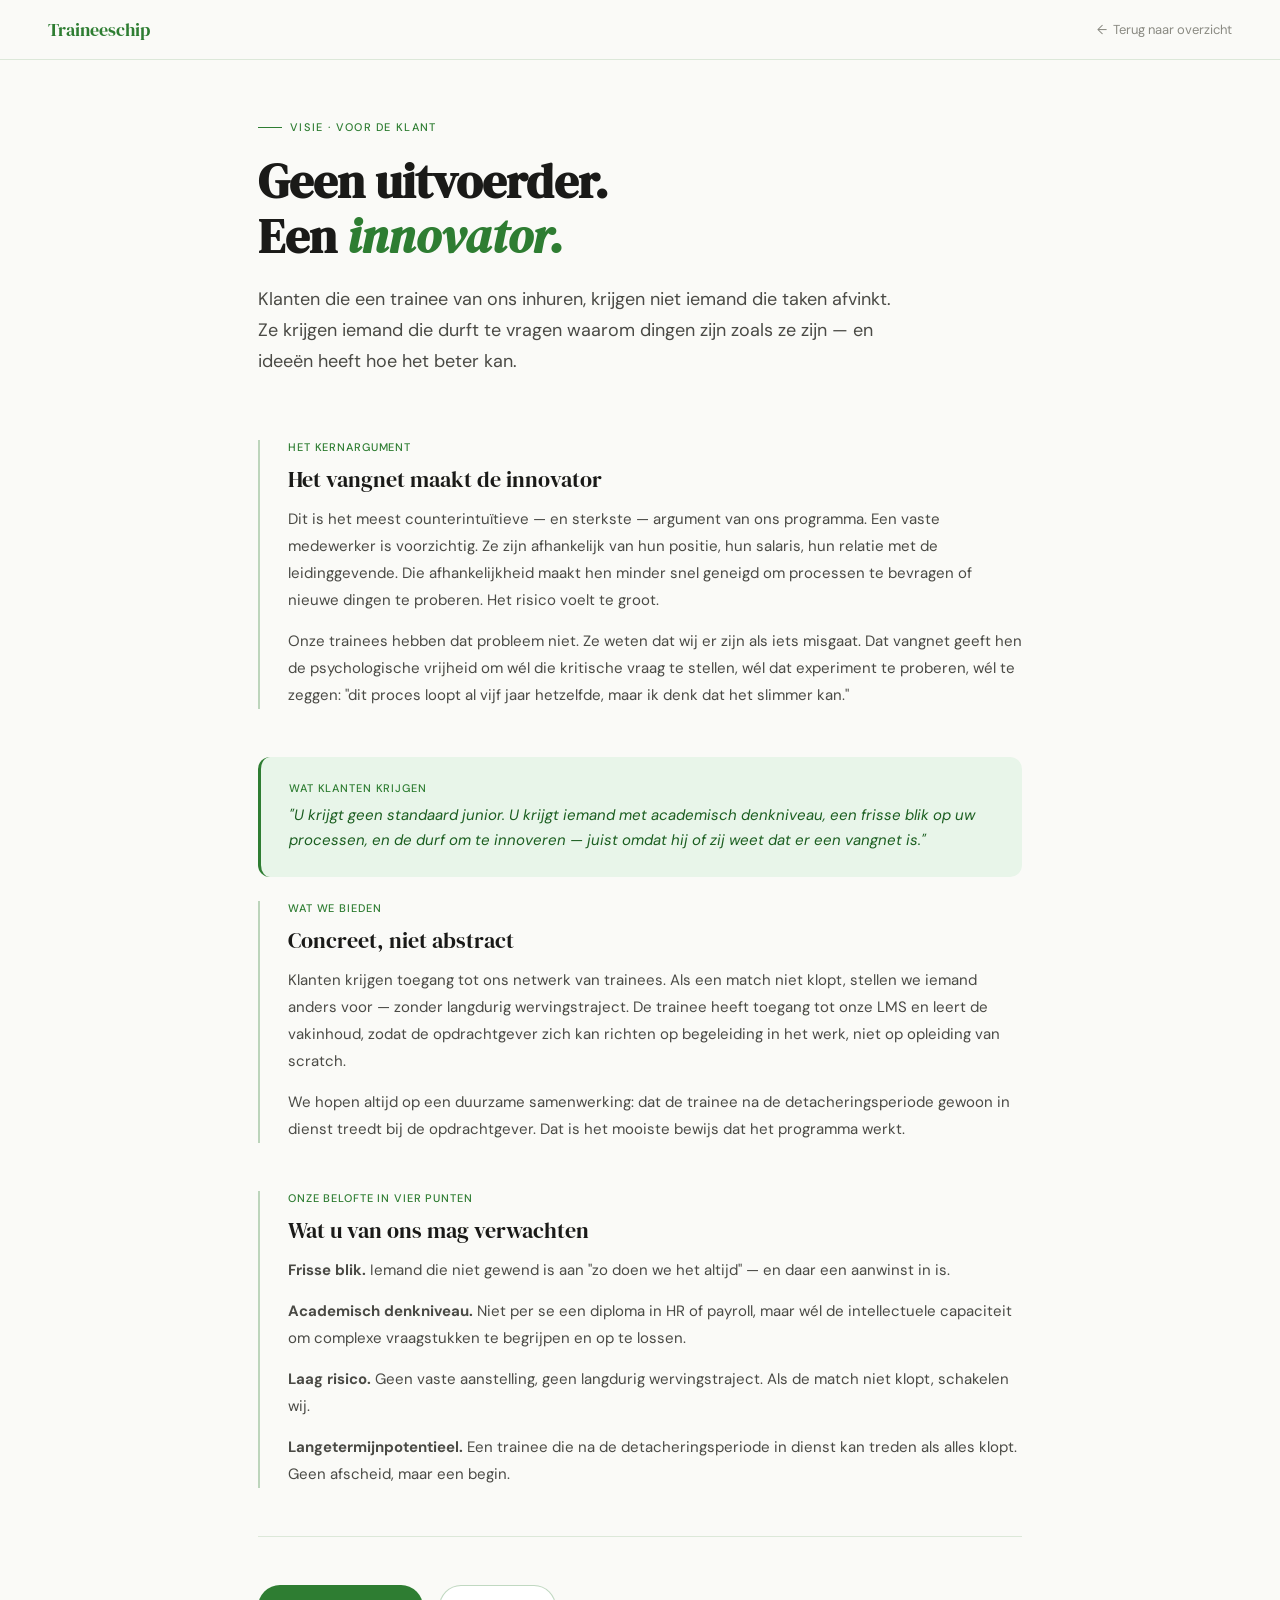
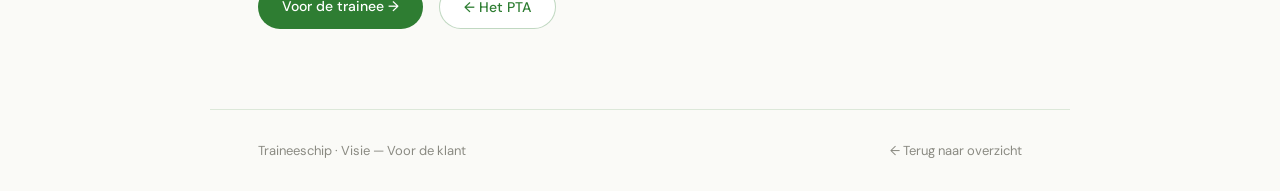
<file: pages/visie-klant.html>
<!DOCTYPE html>
<html lang="nl">
<head>
<meta charset="UTF-8">
<meta name="viewport" content="width=device-width, initial-scale=1.0">
<title>Voor de klant · Traineeschip</title>
<link rel="preconnect" href="https://fonts.googleapis.com">
<link href="https://fonts.googleapis.com/css2?family=DM+Serif+Display:ital@0;1&family=DM+Sans:wght@300;400;500&display=swap" rel="stylesheet">
<link rel="stylesheet" href="../css/detail.css">
</head>
<body>
<nav>
  <a href="../index.html" class="nav-logo">Traineeschip</a>
  <a href="../index.html" class="nav-back">Terug naar overzicht</a>
</nav>

<div class="page-hero">
  <div class="page-eyebrow">Visie · Voor de klant</div>
  <h1 class="page-title">Geen uitvoerder.<br>Een <em>innovator.</em></h1>
  <p class="page-intro">Klanten die een trainee van ons inhuren, krijgen niet iemand die taken afvinkt. Ze krijgen iemand die durft te vragen waarom dingen zijn zoals ze zijn — en ideeën heeft hoe het beter kan.</p>
</div>

<div class="page-content">

  <div class="content-block">
    <div class="content-block-label">Het kernargument</div>
    <div class="content-block-title">Het vangnet maakt de innovator</div>
    <div class="content-block-body">
      <p>Dit is het meest counterintuïtieve — en sterkste — argument van ons programma. Een vaste medewerker is voorzichtig. Ze zijn afhankelijk van hun positie, hun salaris, hun relatie met de leidinggevende. Die afhankelijkheid maakt hen minder snel geneigd om processen te bevragen of nieuwe dingen te proberen. Het risico voelt te groot.</p>
      <p>Onze trainees hebben dat probleem niet. Ze weten dat wij er zijn als iets misgaat. Dat vangnet geeft hen de psychologische vrijheid om wél die kritische vraag te stellen, wél dat experiment te proberen, wél te zeggen: "dit proces loopt al vijf jaar hetzelfde, maar ik denk dat het slimmer kan."</p>
    </div>
  </div>

  <div class="insight-box">
    <div class="insight-box-label">Wat klanten krijgen</div>
    <div class="insight-box-text">"U krijgt geen standaard junior. U krijgt iemand met academisch denkniveau, een frisse blik op uw processen, en de durf om te innoveren — juist omdat hij of zij weet dat er een vangnet is."</div>
  </div>

  <div class="content-block">
    <div class="content-block-label">Wat we bieden</div>
    <div class="content-block-title">Concreet, niet abstract</div>
    <div class="content-block-body">
      <p>Klanten krijgen toegang tot ons netwerk van trainees. Als een match niet klopt, stellen we iemand anders voor — zonder langdurig wervingstraject. De trainee heeft toegang tot onze LMS en leert de vakinhoud, zodat de opdrachtgever zich kan richten op begeleiding in het werk, niet op opleiding van scratch.</p>
      <p>We hopen altijd op een duurzame samenwerking: dat de trainee na de detacheringsperiode gewoon in dienst treedt bij de opdrachtgever. Dat is het mooiste bewijs dat het programma werkt.</p>
    </div>
  </div>

  <div class="content-block">
    <div class="content-block-label">Onze belofte in vier punten</div>
    <div class="content-block-title">Wat u van ons mag verwachten</div>
    <div class="content-block-body">
      <p><strong>Frisse blik.</strong> Iemand die niet gewend is aan "zo doen we het altijd" — en daar een aanwinst in is.</p>
      <p><strong>Academisch denkniveau.</strong> Niet per se een diploma in HR of payroll, maar wél de intellectuele capaciteit om complexe vraagstukken te begrijpen en op te lossen.</p>
      <p><strong>Laag risico.</strong> Geen vaste aanstelling, geen langdurig wervingstraject. Als de match niet klopt, schakelen wij.</p>
      <p><strong>Langetermijnpotentieel.</strong> Een trainee die na de detacheringsperiode in dienst kan treden als alles klopt. Geen afscheid, maar een begin.</p>
    </div>
  </div>

  <hr class="divider">

  <div class="nav-bottom">
    <a href="visie-trainee.html" class="nav-bottom-link primary">Voor de trainee →</a>
    <a href="visie-pta.html" class="nav-bottom-link secondary">← Het PTA</a>
  </div>

</div>

<footer>
  <span>Traineeschip · Visie — Voor de klant</span>
  <span><a href="../index.html" style="color: inherit; text-decoration: none;">← Terug naar overzicht</a></span>
</footer>
</body>
</html>
</file>
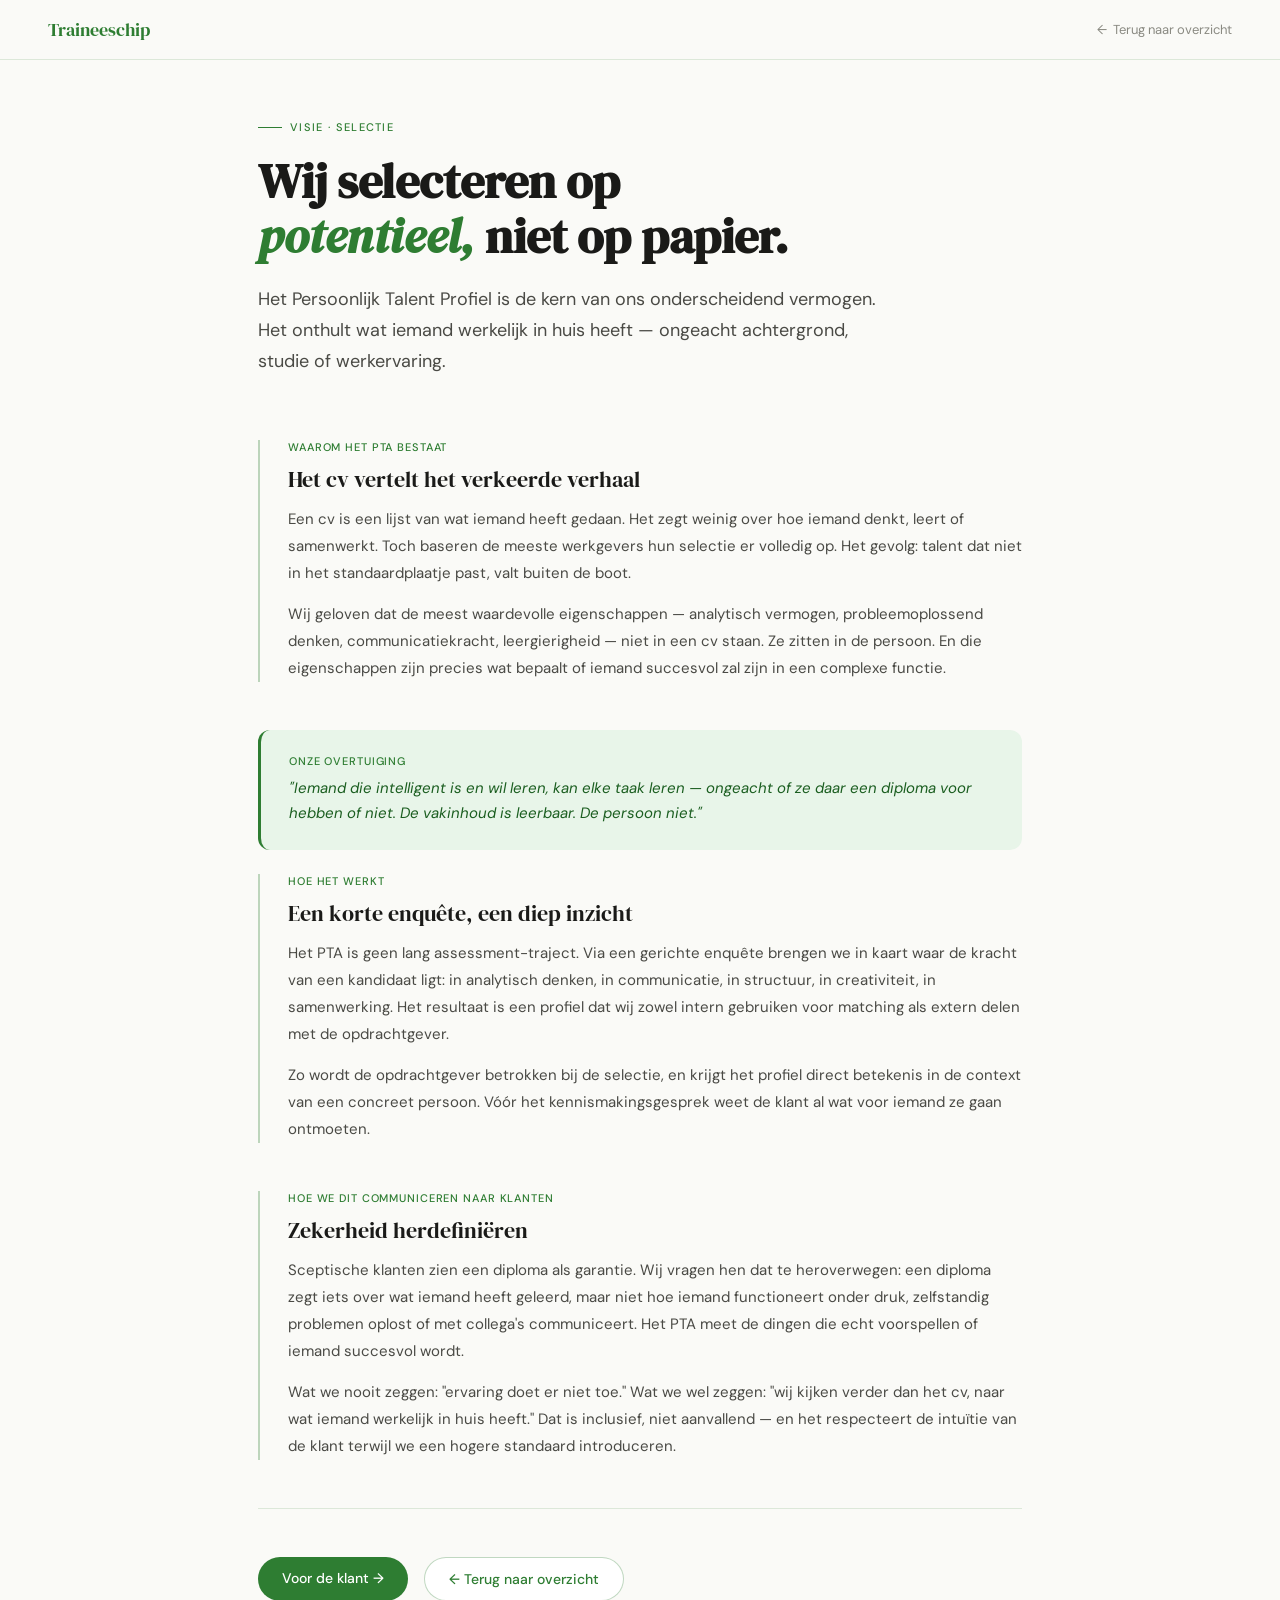
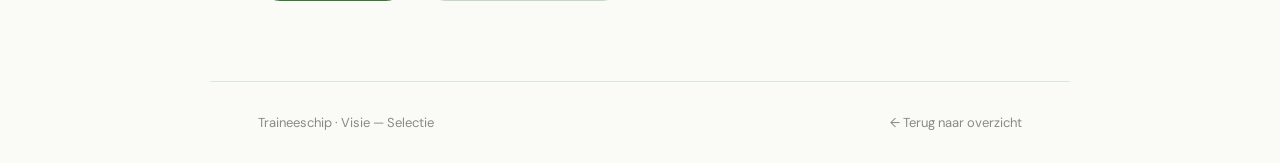
<file: pages/visie-pta.html>
<!DOCTYPE html>
<html lang="nl">
<head>
<meta charset="UTF-8">
<meta name="viewport" content="width=device-width, initial-scale=1.0">
<title>Het Persoonlijk Talent Profiel · Traineeschip</title>
<link rel="preconnect" href="https://fonts.googleapis.com">
<link href="https://fonts.googleapis.com/css2?family=DM+Serif+Display:ital@0;1&family=DM+Sans:wght@300;400;500&display=swap" rel="stylesheet">
<link rel="stylesheet" href="../css/detail.css">
</head>
<body>
<nav>
  <a href="../index.html" class="nav-logo">Traineeschip</a>
  <a href="../index.html" class="nav-back">Terug naar overzicht</a>
</nav>

<div class="page-hero">
  <div class="page-eyebrow">Visie · Selectie</div>
  <h1 class="page-title">Wij selecteren op<br><em>potentieel,</em> niet op papier.</h1>
  <p class="page-intro">Het Persoonlijk Talent Profiel is de kern van ons onderscheidend vermogen. Het onthult wat iemand werkelijk in huis heeft — ongeacht achtergrond, studie of werkervaring.</p>
</div>

<div class="page-content">

  <div class="content-block">
    <div class="content-block-label">Waarom het PTA bestaat</div>
    <div class="content-block-title">Het cv vertelt het verkeerde verhaal</div>
    <div class="content-block-body">
      <p>Een cv is een lijst van wat iemand heeft gedaan. Het zegt weinig over hoe iemand denkt, leert of samenwerkt. Toch baseren de meeste werkgevers hun selectie er volledig op. Het gevolg: talent dat niet in het standaardplaatje past, valt buiten de boot.</p>
      <p>Wij geloven dat de meest waardevolle eigenschappen — analytisch vermogen, probleemoplossend denken, communicatiekracht, leergierigheid — niet in een cv staan. Ze zitten in de persoon. En die eigenschappen zijn precies wat bepaalt of iemand succesvol zal zijn in een complexe functie.</p>
    </div>
  </div>

  <div class="insight-box">
    <div class="insight-box-label">Onze overtuiging</div>
    <div class="insight-box-text">"Iemand die intelligent is en wil leren, kan elke taak leren — ongeacht of ze daar een diploma voor hebben of niet. De vakinhoud is leerbaar. De persoon niet."</div>
  </div>

  <div class="content-block">
    <div class="content-block-label">Hoe het werkt</div>
    <div class="content-block-title">Een korte enquête, een diep inzicht</div>
    <div class="content-block-body">
      <p>Het PTA is geen lang assessment-traject. Via een gerichte enquête brengen we in kaart waar de kracht van een kandidaat ligt: in analytisch denken, in communicatie, in structuur, in creativiteit, in samenwerking. Het resultaat is een profiel dat wij zowel intern gebruiken voor matching als extern delen met de opdrachtgever.</p>
      <p>Zo wordt de opdrachtgever betrokken bij de selectie, en krijgt het profiel direct betekenis in de context van een concreet persoon. Vóór het kennismakingsgesprek weet de klant al wat voor iemand ze gaan ontmoeten.</p>
    </div>
  </div>

  <div class="content-block">
    <div class="content-block-label">Hoe we dit communiceren naar klanten</div>
    <div class="content-block-title">Zekerheid herdefiniëren</div>
    <div class="content-block-body">
      <p>Sceptische klanten zien een diploma als garantie. Wij vragen hen dat te heroverwegen: een diploma zegt iets over wat iemand heeft geleerd, maar niet hoe iemand functioneert onder druk, zelfstandig problemen oplost of met collega's communiceert. Het PTA meet de dingen die echt voorspellen of iemand succesvol wordt.</p>
      <p>Wat we nooit zeggen: "ervaring doet er niet toe." Wat we wel zeggen: "wij kijken verder dan het cv, naar wat iemand werkelijk in huis heeft." Dat is inclusief, niet aanvallend — en het respecteert de intuïtie van de klant terwijl we een hogere standaard introduceren.</p>
    </div>
  </div>

  <hr class="divider">

  <div class="nav-bottom">
    <a href="visie-klant.html" class="nav-bottom-link primary">Voor de klant →</a>
    <a href="../index.html" class="nav-bottom-link secondary">← Terug naar overzicht</a>
  </div>

</div>

<footer>
  <span>Traineeschip · Visie — Selectie</span>
  <span><a href="../index.html" style="color: inherit; text-decoration: none;">← Terug naar overzicht</a></span>
</footer>
</body>
</html>
</file>
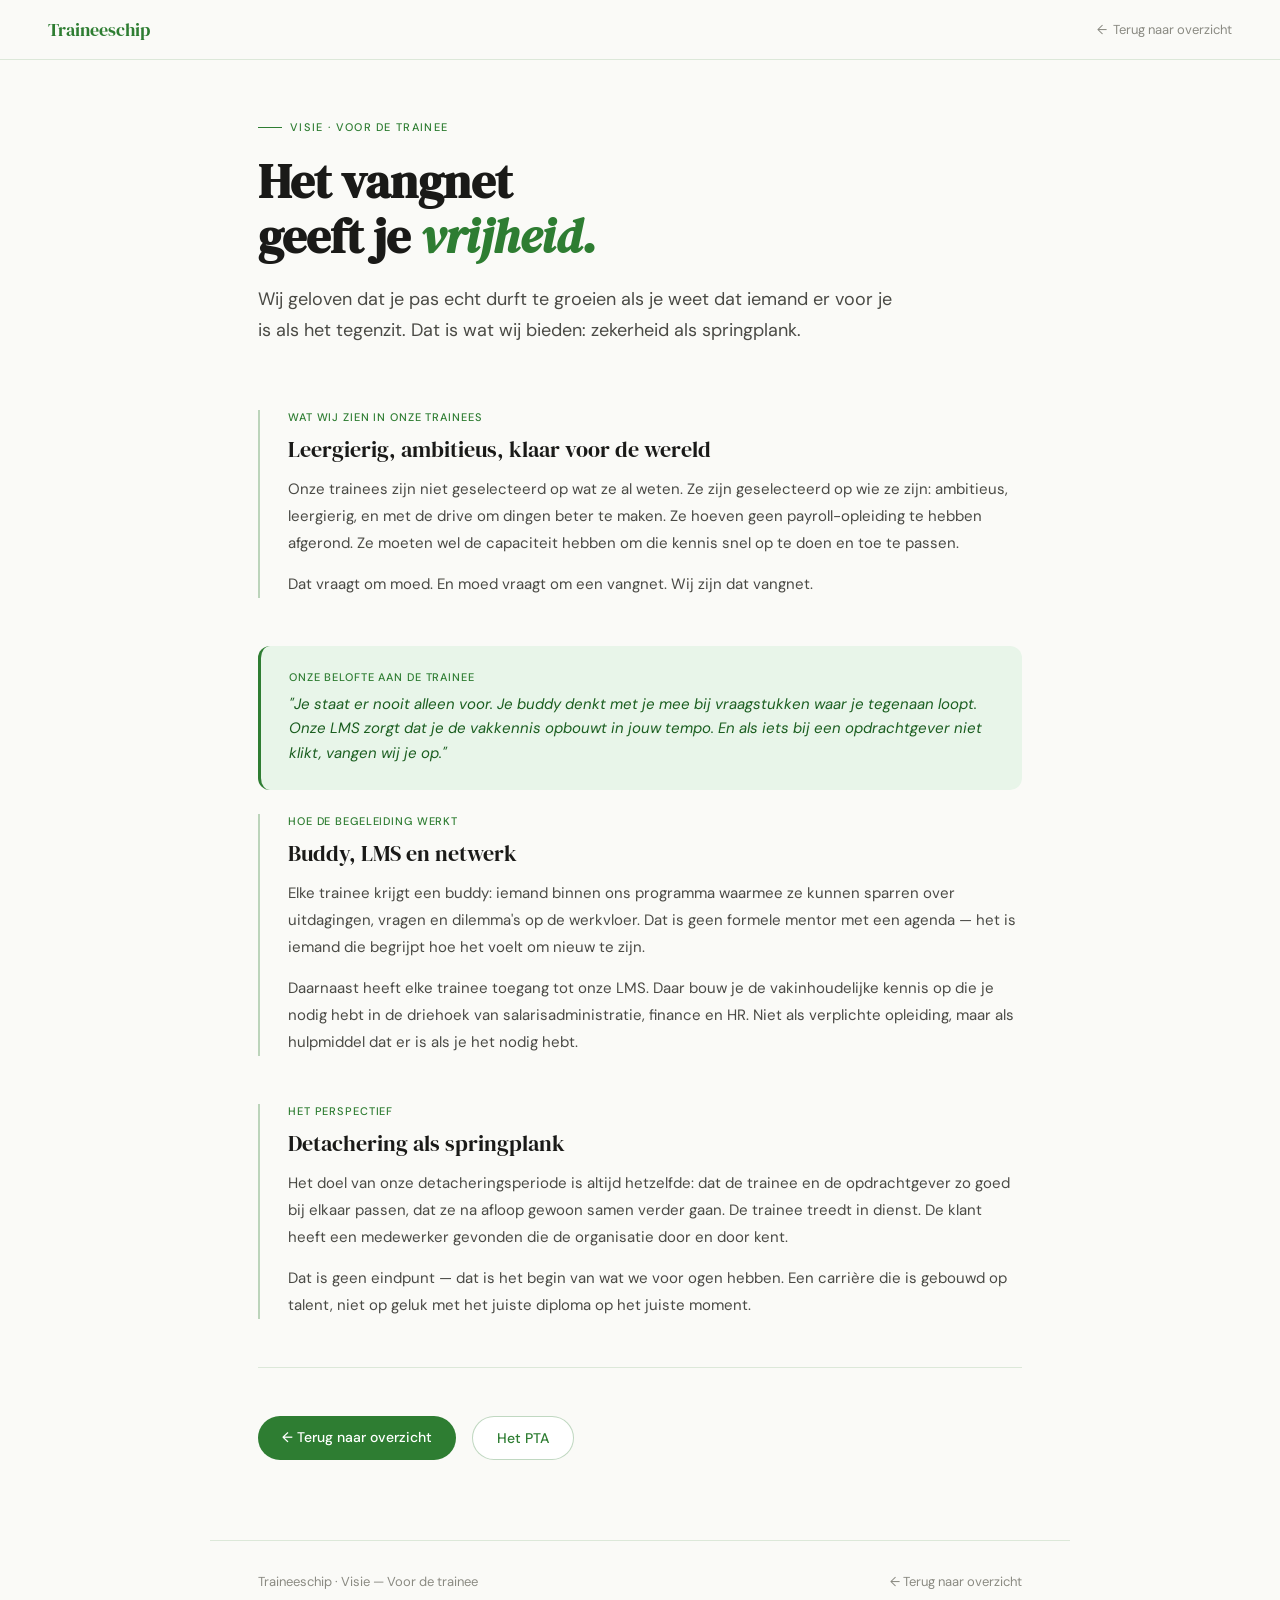
<file: pages/visie-trainee.html>
<!DOCTYPE html>
<html lang="nl">
<head>
<meta charset="UTF-8">
<meta name="viewport" content="width=device-width, initial-scale=1.0">
<title>Voor de trainee · Traineeschip</title>
<link rel="preconnect" href="https://fonts.googleapis.com">
<link href="https://fonts.googleapis.com/css2?family=DM+Serif+Display:ital@0;1&family=DM+Sans:wght@300;400;500&display=swap" rel="stylesheet">
<link rel="stylesheet" href="../css/detail.css">
</head>
<body>
<nav>
  <a href="../index.html" class="nav-logo">Traineeschip</a>
  <a href="../index.html" class="nav-back">Terug naar overzicht</a>
</nav>

<div class="page-hero">
  <div class="page-eyebrow">Visie · Voor de trainee</div>
  <h1 class="page-title">Het vangnet<br>geeft je <em>vrijheid.</em></h1>
  <p class="page-intro">Wij geloven dat je pas echt durft te groeien als je weet dat iemand er voor je is als het tegenzit. Dat is wat wij bieden: zekerheid als springplank.</p>
</div>

<div class="page-content">

  <div class="content-block">
    <div class="content-block-label">Wat wij zien in onze trainees</div>
    <div class="content-block-title">Leergierig, ambitieus, klaar voor de wereld</div>
    <div class="content-block-body">
      <p>Onze trainees zijn niet geselecteerd op wat ze al weten. Ze zijn geselecteerd op wie ze zijn: ambitieus, leergierig, en met de drive om dingen beter te maken. Ze hoeven geen payroll-opleiding te hebben afgerond. Ze moeten wel de capaciteit hebben om die kennis snel op te doen en toe te passen.</p>
      <p>Dat vraagt om moed. En moed vraagt om een vangnet. Wij zijn dat vangnet.</p>
    </div>
  </div>

  <div class="insight-box">
    <div class="insight-box-label">Onze belofte aan de trainee</div>
    <div class="insight-box-text">"Je staat er nooit alleen voor. Je buddy denkt met je mee bij vraagstukken waar je tegenaan loopt. Onze LMS zorgt dat je de vakkennis opbouwt in jouw tempo. En als iets bij een opdrachtgever niet klikt, vangen wij je op."</div>
  </div>

  <div class="content-block">
    <div class="content-block-label">Hoe de begeleiding werkt</div>
    <div class="content-block-title">Buddy, LMS en netwerk</div>
    <div class="content-block-body">
      <p>Elke trainee krijgt een buddy: iemand binnen ons programma waarmee ze kunnen sparren over uitdagingen, vragen en dilemma's op de werkvloer. Dat is geen formele mentor met een agenda — het is iemand die begrijpt hoe het voelt om nieuw te zijn.</p>
      <p>Daarnaast heeft elke trainee toegang tot onze LMS. Daar bouw je de vakinhoudelijke kennis op die je nodig hebt in de driehoek van salarisadministratie, finance en HR. Niet als verplichte opleiding, maar als hulpmiddel dat er is als je het nodig hebt.</p>
    </div>
  </div>

  <div class="content-block">
    <div class="content-block-label">Het perspectief</div>
    <div class="content-block-title">Detachering als springplank</div>
    <div class="content-block-body">
      <p>Het doel van onze detacheringsperiode is altijd hetzelfde: dat de trainee en de opdrachtgever zo goed bij elkaar passen, dat ze na afloop gewoon samen verder gaan. De trainee treedt in dienst. De klant heeft een medewerker gevonden die de organisatie door en door kent.</p>
      <p>Dat is geen eindpunt — dat is het begin van wat we voor ogen hebben. Een carrière die is gebouwd op talent, niet op geluk met het juiste diploma op het juiste moment.</p>
    </div>
  </div>

  <hr class="divider">

  <div class="nav-bottom">
    <a href="../index.html" class="nav-bottom-link primary">← Terug naar overzicht</a>
    <a href="visie-pta.html" class="nav-bottom-link secondary">Het PTA</a>
  </div>

</div>

<footer>
  <span>Traineeschip · Visie — Voor de trainee</span>
  <span><a href="../index.html" style="color: inherit; text-decoration: none;">← Terug naar overzicht</a></span>
</footer>
</body>
</html>
</file>
<file: css/detail.css>
:root {
  --green: #2E7D32;
  --green-light: #43A047;
  --green-pale: #E8F5E9;
  --green-dark: #1B5E20;
  --ink: #1a1a18;
  --ink-mid: #4a4a45;
  --ink-soft: #8a8a82;
  --paper: #fafaf7;
  --paper-warm: #f4f3ee;
  --white: #ffffff;
  --border: rgba(46,125,50,0.15);
  --border-strong: rgba(46,125,50,0.3);
}

* { box-sizing: border-box; margin: 0; padding: 0; }

body {
  font-family: 'DM Sans', sans-serif;
  background: var(--paper);
  color: var(--ink);
  min-height: 100vh;
}

nav {
  position: fixed; top: 0; left: 0; right: 0; z-index: 100;
  background: rgba(250,250,247,0.92);
  backdrop-filter: blur(12px);
  border-bottom: 1px solid var(--border);
  padding: 0 48px;
  height: 60px;
  display: flex; align-items: center; justify-content: space-between;
}
.nav-logo {
  font-family: 'DM Serif Display', serif;
  font-size: 18px; color: var(--green);
  text-decoration: none;
}
.nav-back {
  font-size: 13px; color: var(--ink-soft); text-decoration: none;
  display: flex; align-items: center; gap: 6px;
  transition: color 0.2s;
}
.nav-back:hover { color: var(--green); }
.nav-back::before { content: '←'; }

.page-hero {
  padding: 120px 48px 64px;
  max-width: 860px; margin: 0 auto;
}
.page-eyebrow {
  font-size: 11px; font-weight: 500; letter-spacing: 0.12em;
  text-transform: uppercase; color: var(--green);
  display: flex; align-items: center; gap: 8px; margin-bottom: 20px;
}
.page-eyebrow::before {
  content: ''; display: block; width: 24px; height: 1px; background: var(--green);
}
.page-title {
  font-family: 'DM Serif Display', serif;
  font-size: clamp(32px, 4vw, 48px);
  line-height: 1.15; color: var(--ink); margin-bottom: 20px;
}
.page-title em { font-style: italic; color: var(--green); }
.page-intro {
  font-size: 18px; line-height: 1.7; color: var(--ink-mid);
  max-width: 640px;
}

.page-content {
  max-width: 860px; margin: 0 auto; padding: 0 48px 80px;
}

.content-block {
  border-left: 2px solid var(--border-strong);
  padding-left: 28px; margin-bottom: 48px;
}
.content-block-label {
  font-size: 11px; font-weight: 500; letter-spacing: 0.08em;
  text-transform: uppercase; color: var(--green); margin-bottom: 10px;
}
.content-block-title {
  font-family: 'DM Serif Display', serif; font-size: 22px;
  color: var(--ink); margin-bottom: 12px;
}
.content-block-body {
  font-size: 15px; line-height: 1.8; color: var(--ink-mid);
}
.content-block-body p + p { margin-top: 14px; }

.insight-box {
  background: var(--green-pale); border-radius: 12px;
  padding: 24px 28px; margin: 24px 0;
  border-left: 3px solid var(--green);
}
.insight-box-label {
  font-size: 11px; font-weight: 500; letter-spacing: 0.08em;
  text-transform: uppercase; color: var(--green); margin-bottom: 8px;
}
.insight-box-text {
  font-size: 15px; line-height: 1.65; color: var(--green-dark); font-style: italic;
}

.stat-row {
  display: grid; grid-template-columns: repeat(3, 1fr); gap: 16px; margin: 32px 0;
}
.stat-item {
  background: var(--white); border: 1px solid var(--border);
  border-radius: 12px; padding: 20px 24px;
}
.stat-num {
  font-family: 'DM Serif Display', serif; font-size: 36px;
  color: var(--green); line-height: 1;
}
.stat-label { font-size: 13px; color: var(--ink-soft); margin-top: 6px; line-height: 1.4; }

.divider { border: none; border-top: 1px solid var(--border); margin: 48px 0; }

.nav-bottom {
  display: flex; gap: 16px; margin-top: 48px; flex-wrap: wrap;
}
.nav-bottom-link {
  padding: 12px 24px; border-radius: 40px; font-size: 14px;
  font-weight: 500; text-decoration: none; transition: all 0.2s;
}
.nav-bottom-link.primary {
  background: var(--green); color: white;
}
.nav-bottom-link.primary:hover { background: var(--green-dark); }
.nav-bottom-link.secondary {
  border: 1px solid var(--border-strong); color: var(--green);
  background: var(--white);
}
.nav-bottom-link.secondary:hover { border-color: var(--green); background: var(--green-pale); }

footer {
  border-top: 1px solid var(--border);
  padding: 32px 48px;
  display: flex; align-items: center; justify-content: space-between;
  max-width: 860px; margin: 0 auto;
  font-size: 13px; color: var(--ink-soft);
}

@media (max-width: 768px) {
  nav { padding: 0 24px; }
  .page-hero { padding: 100px 24px 48px; }
  .page-content { padding: 0 24px 60px; }
  .stat-row { grid-template-columns: 1fr 1fr; }
  footer { flex-direction: column; gap: 8px; padding: 24px; }
}
</file>
